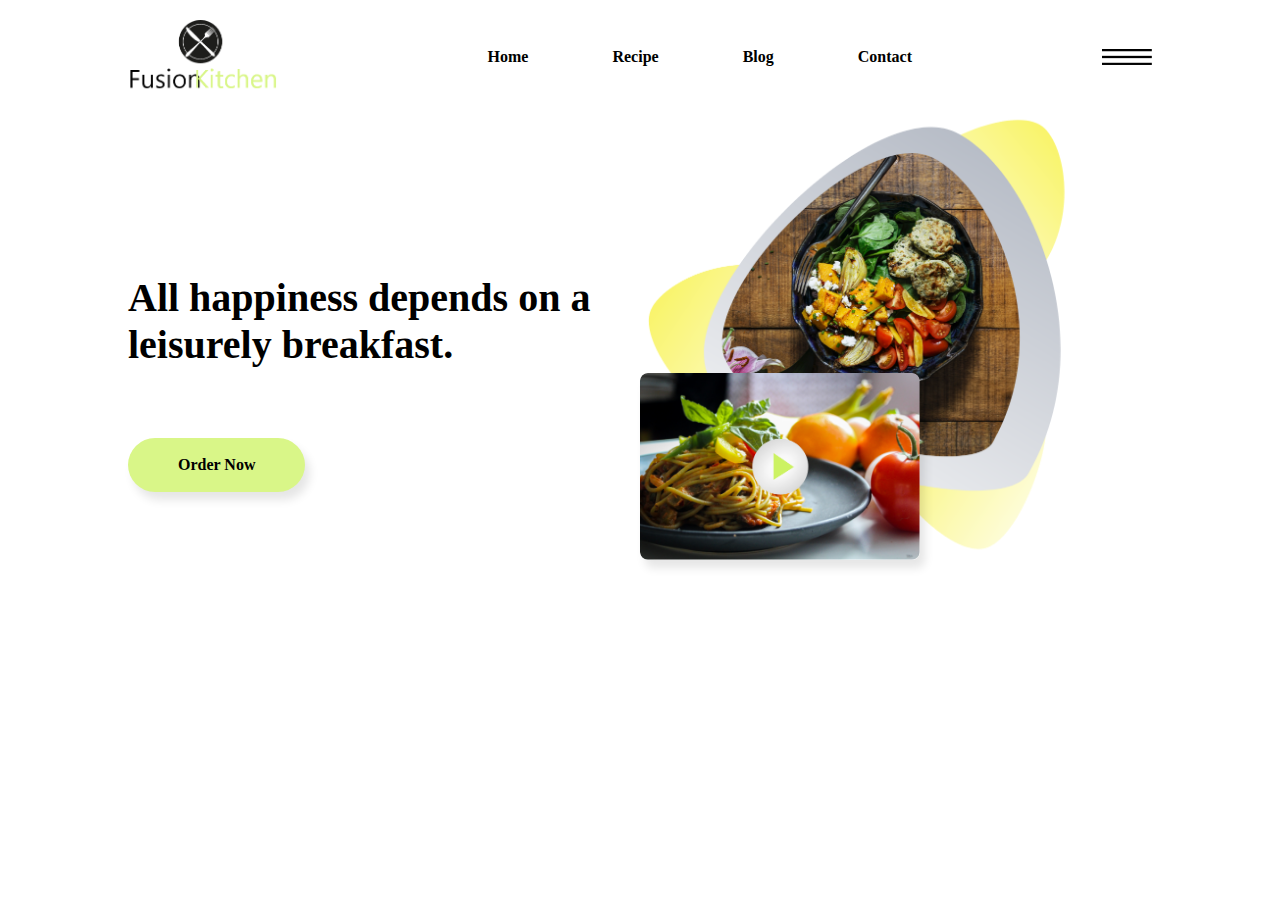
<file: food_fusion/index.html>
<!DOCTYPE html>
<html lang="en">

<head>
    <meta charset="UTF-8">
    <meta name="viewport" content="width=device-width, initial-scale=1.0">
    <link rel="stylesheet" href="style.css">
    <title>Food Fusion</title>
</head>

<body>
    <div class="hero">
        <nav>
            <img src="logo.png" class="logo">
            <ul>
                <li><a href="#">Home</a></li>
                <li><a href="#">Recipe</a></li>
                <li><a href="#">Blog</a></li>
                <li><a href="#">Contact</a></li>
            </ul>
            <img src="menu.png" class="menu">
        </nav>
        <div class="row">
            <div class="col">
                <h1>All happiness depends on a<br>leisurely breakfast.</h1>
                <a href="#">Order Now</a>
            </div>
            <div class="col">
                <img src="pic1.png" class="feature">
                <img src="pic2.png" class="thumbnail">
            </div>

        </div>
    </div>

</body>

</html>
</file>
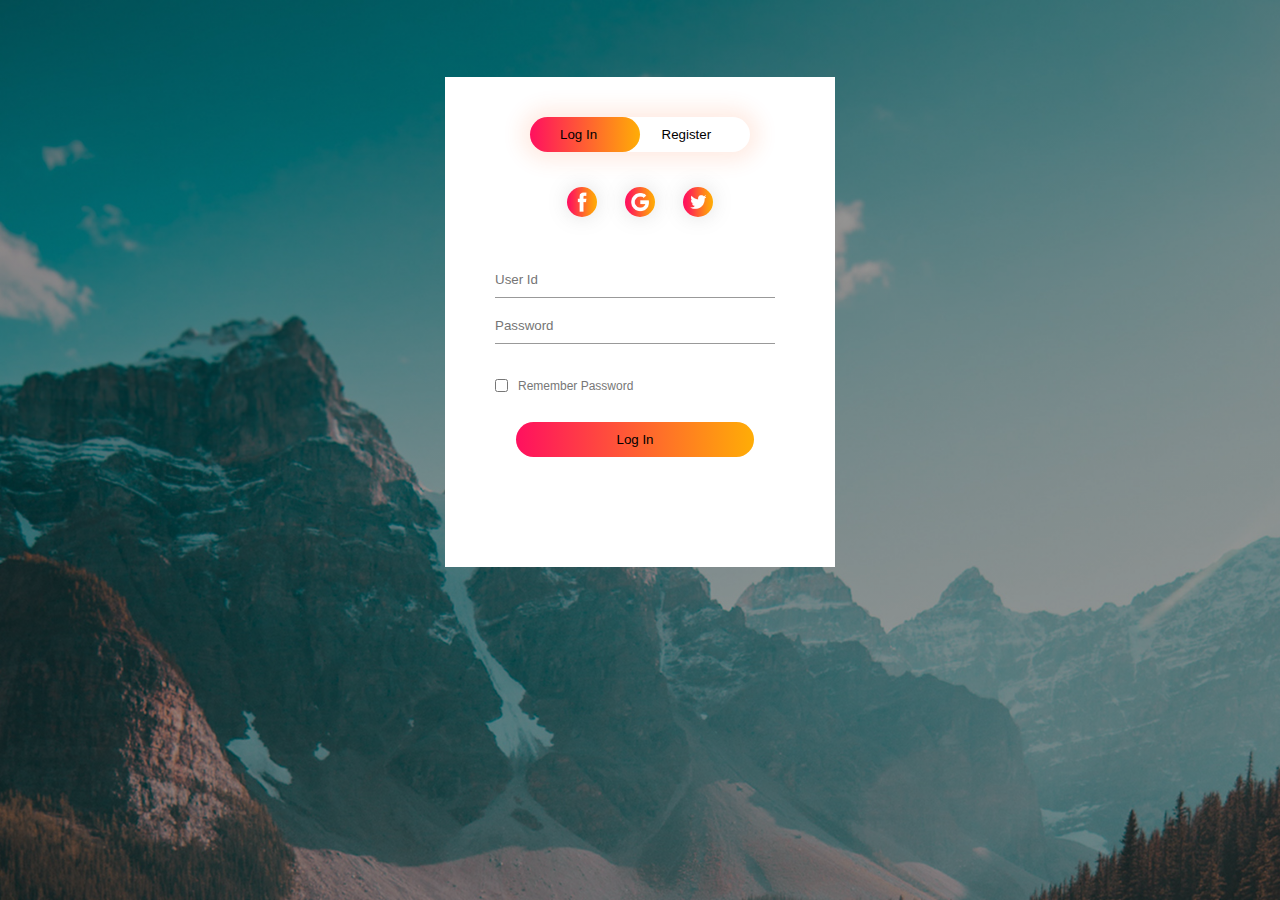
<file: Login_registration_page/index.html>
<!DOCTYPE html>
<html lang="en">

<head>
    <meta charset="UTF-8">
    <meta name="viewport" content="width=device-width, initial-scale=1.0">
    <link rel="stylesheet" href="style.css">
    <title>Login Page</title>
</head>

<body>

    <div class="hero">
        <div class="form-box">
            <div class="button-box">
                <div id="btn"></div>
                <button type="button" class="toggle-btn" onclick="login()">Log In</button>
                <button type="button" class="toggle-btn" onclick="register()">Register</button>
            </div>
            <div class="social-icon">
                <img src="fb.png">
                <img src="gp.png">
                <img src="tw.png">
            </div>
            <form id="login" class="input-grp">
                <input type="text" class="input-field" placeholder="User Id" required>
                <input type="password" class="input-field" placeholder="Password" required>
                <input type="checkbox" class="check-box"><span>Remember Password</span>
                <button type="submit" class="submit-btn">Log In</button>
            </form>
            <form id="register" class="input-grp">
                <input type="text" class="input-field" placeholder="User Id" required>
                <input type="email" class="input-field" placeholder="Email Id" required>
                <input type="password" class="input-field" placeholder="Password" required>
                <input type="checkbox" class="check-box"><span>I agree to the terms and conditions</span>
                <button type="submit" class="submit-btn">Register</button>
            </form>
        </div>
    </div>
    <script>
        var x = document.getElementById("login");
        var y = document.getElementById("register");
        var z = document.getElementById("btn");

        function register() {
            x.style.left = "-400px";
            y.style.left = "50px";
            z.style.left = "110px";
        }

        function login() {
            x.style.left = "50px";
            y.style.left = "450px";
            z.style.left = "0";
        }
    </script>

</body>

</html>
</file>
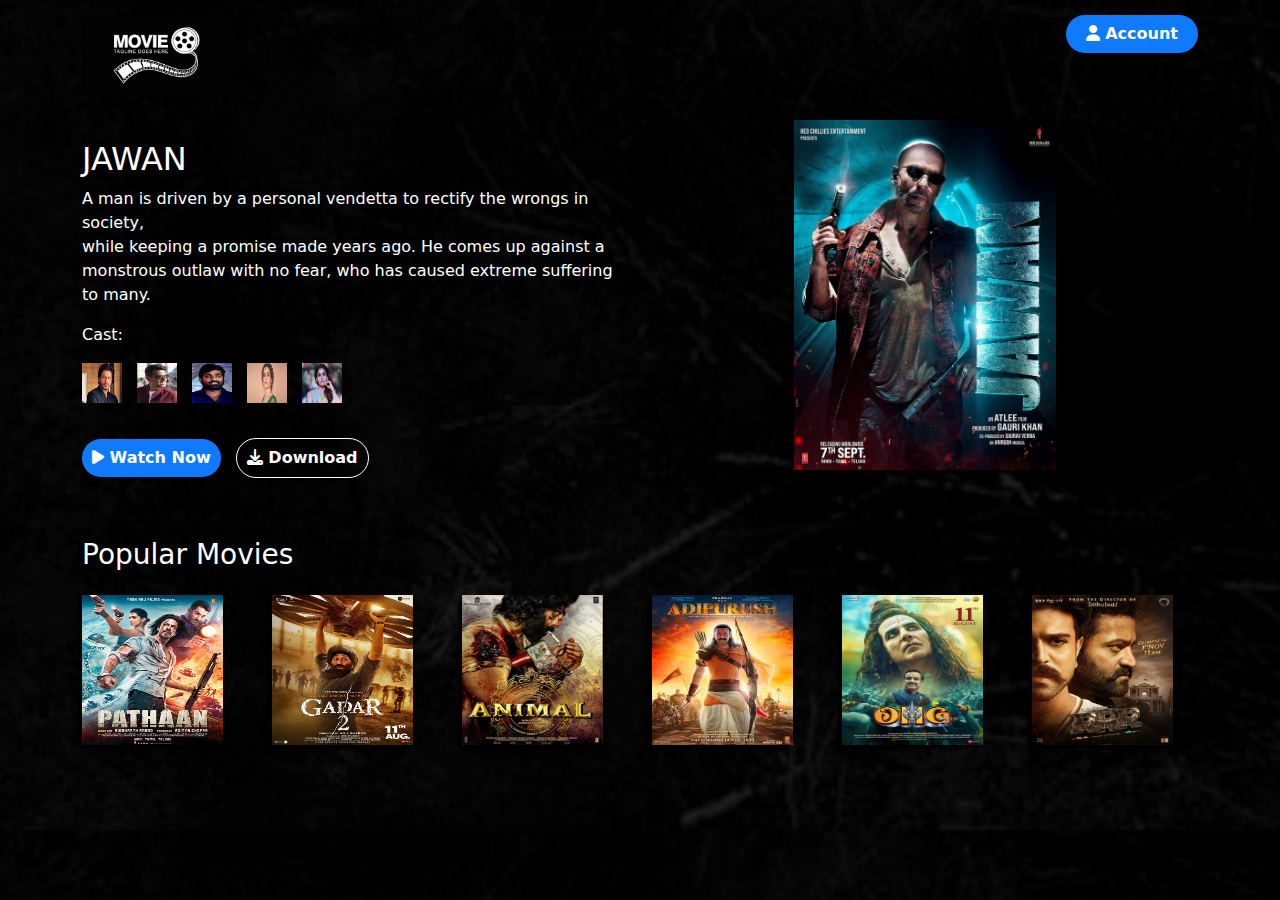
<file: Movie/index.html>
<!DOCTYPE html>
<html lang="en">

<head>
    <meta charset="UTF-8">
    <meta name="viewport" content="width=device-width, initial-scale=1.0">
    <link rel="stylesheet" href="style.css">
    <link rel="stylesheet" href="https://cdnjs.cloudflare.com/ajax/libs/font-awesome/6.4.2/css/all.min.css">
    <link rel="stylesheet" href="https://cdn.jsdelivr.net/npm/bootstrap@5.2.3/dist/css/bootstrap.min.css">
    <title>Movie Website</title>
</head>

<body>

    <div class="container header">
        <img src="images/logo.png" class="logo">
        <a href="#" class="header-btn"><i class="fa-solid fa-user"></i> Account</a>
    </div>
    <div class="container movie-details">
        <div class="row">
            <div class="col-md-6 left-box">
                <h2>JAWAN</h2>
                <p>A man is driven by a personal vendetta to rectify the wrongs in society,<br>while keeping a promise made years ago. He comes up against a monstrous outlaw with no fear, who has caused extreme suffering to many.</p>
                <p>Cast: </p>
                <div class="casting">
                    <img src="images/img-1.jpg" title="Shah Rukh Khan">
                    <img src="images/img-2.jpg" title="Atlee Kumar">
                    <img src="images/img-3.jpg" title="Vijay Sethupathi">
                    <img src="images/img-4.jpg" title="Sanya Malhotra">
                    <img src="images/img-5.jpeg" title="Nayanthara">
                </div>
                <a href="#"><i class="fa-solid fa-play"></i> Watch Now</a>
                <a href="#" class="download-btn"><i class="fa-solid fa-download"></i> Download</a>
            </div>
            <div class="col-md-6 text-center">
                <img src="images/jawan.jpg" class="jawan">
            </div>
        </div>
    </div>
    <div class="container series">
        <h3>Popular Movies</h3>
        <div class="row img-size">
            <div class="col-md-4">
                <div class="row">
                    <div class="col-6"><img src="images/pathan.jpg"></div>
                    <div class="col-6"><img src="images/gadar.jpg" alt=""></div>
                </div>
            </div>
            <div class="col-md-4">
                <div class="row">
                    <div class="col-6"><img src="images/animal.jpg"></div>
                    <div class="col-6"><img src="images/adipurush.jpg" alt=""></div>
                </div>
            </div>
            <div class="col-md-4">
                <div class="row">
                    <div class="col-6"><img src="images/omg.jpg"></div>
                    <div class="col-6"><img src="images/rrr.jpg" alt=""></div>
                </div>
            </div>
        </div>
    </div>
</body>

</html>
</file>
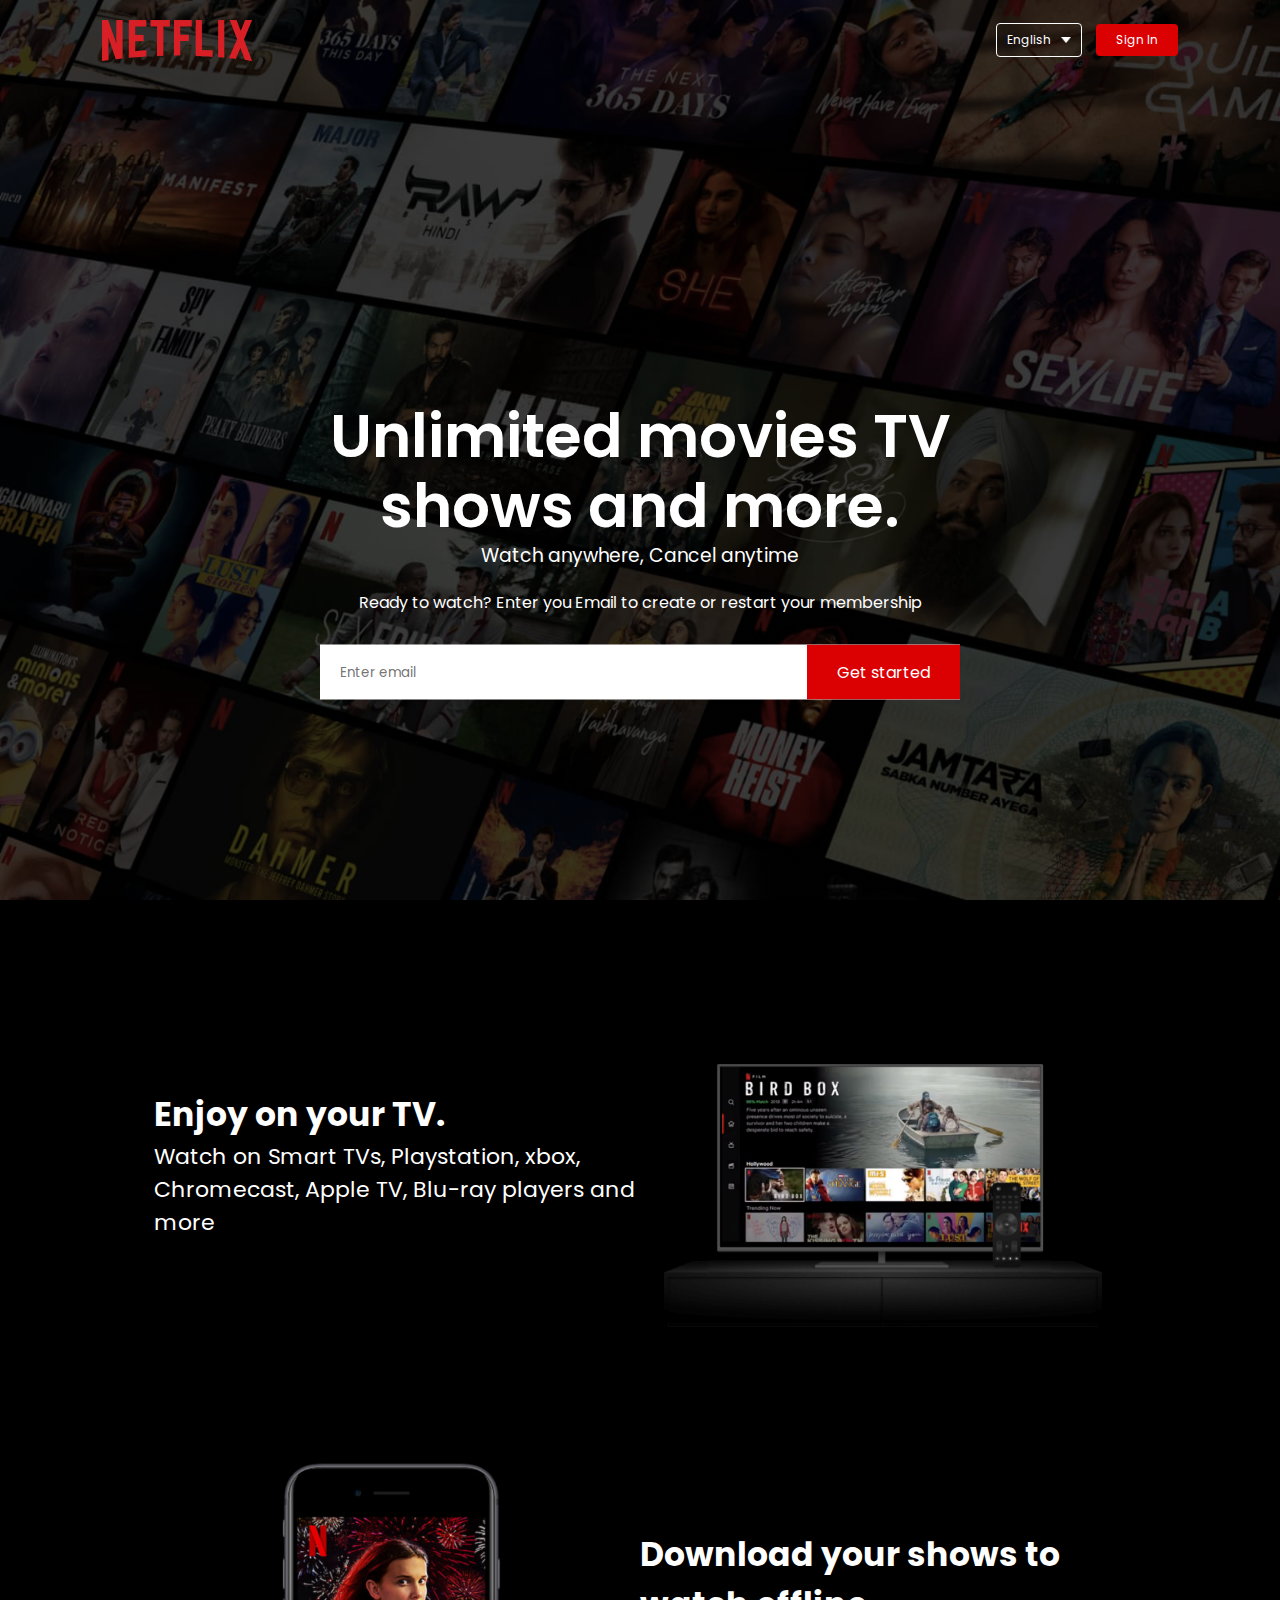
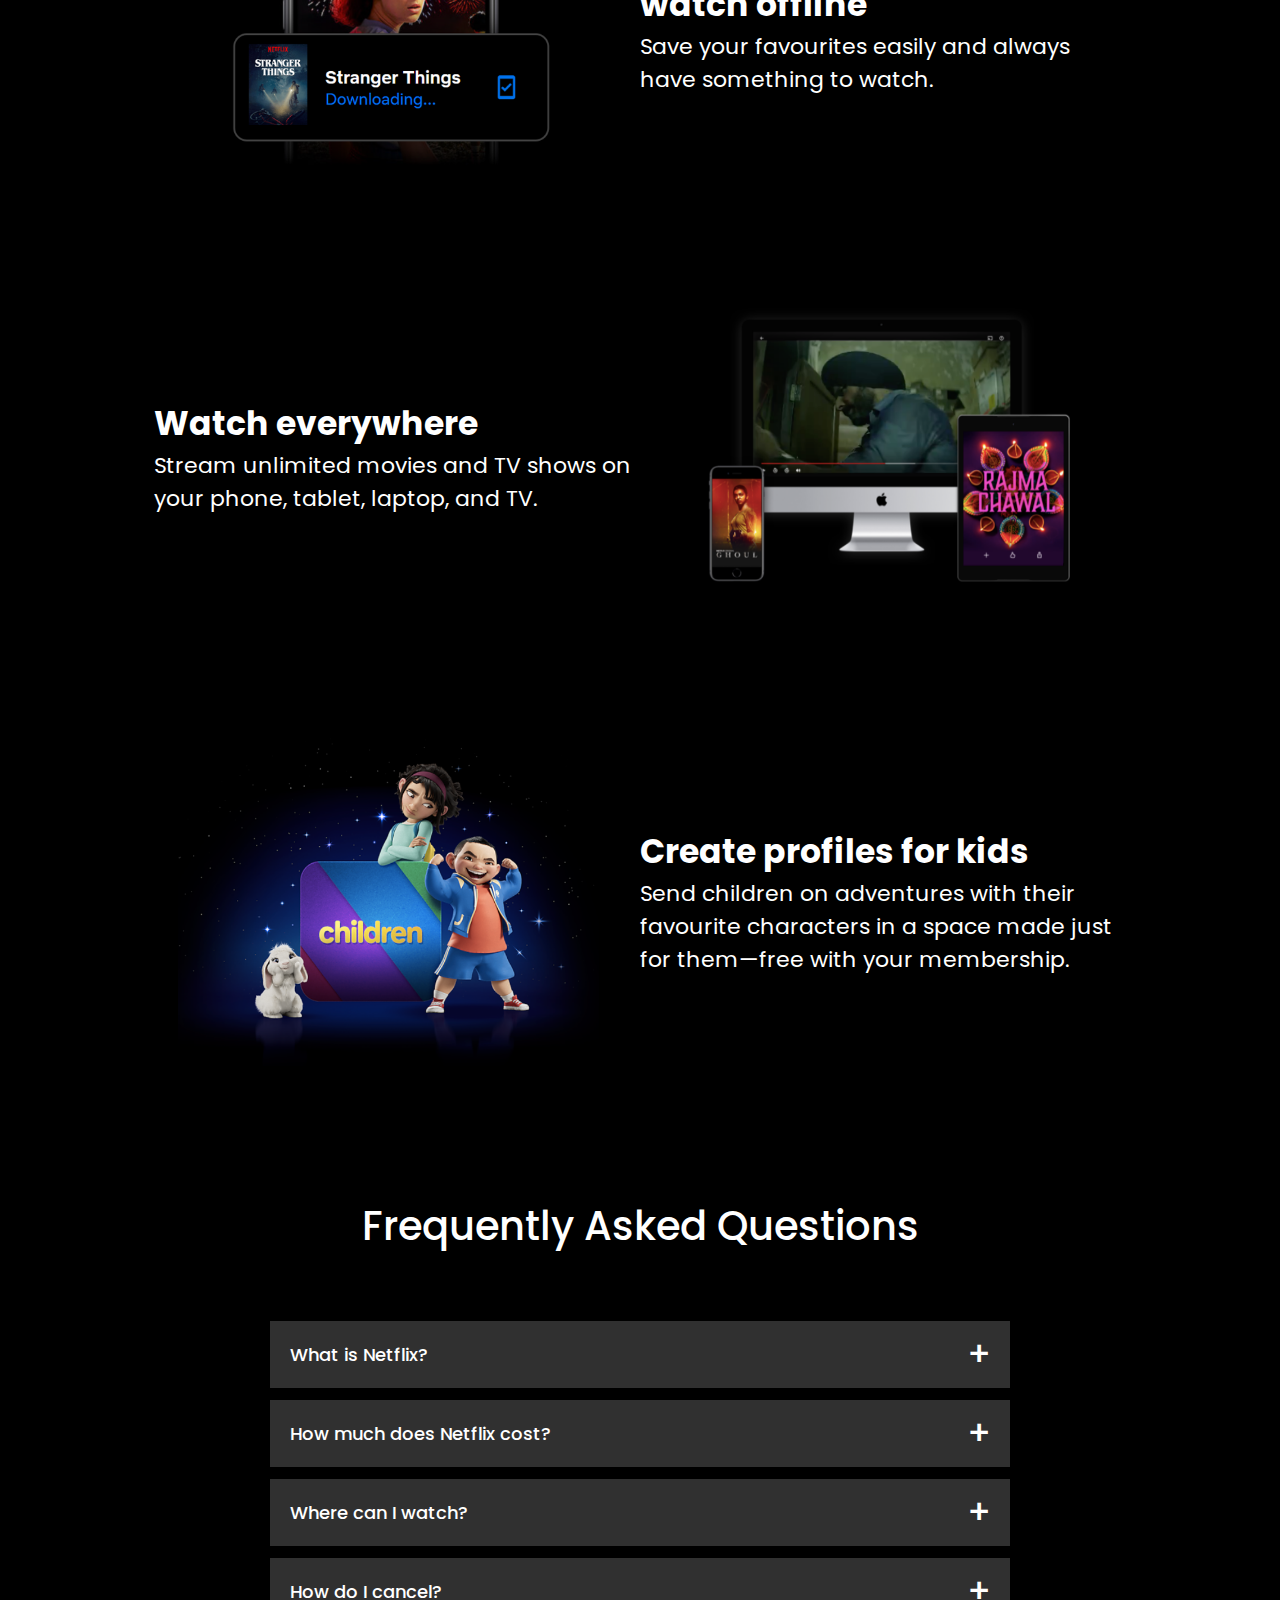
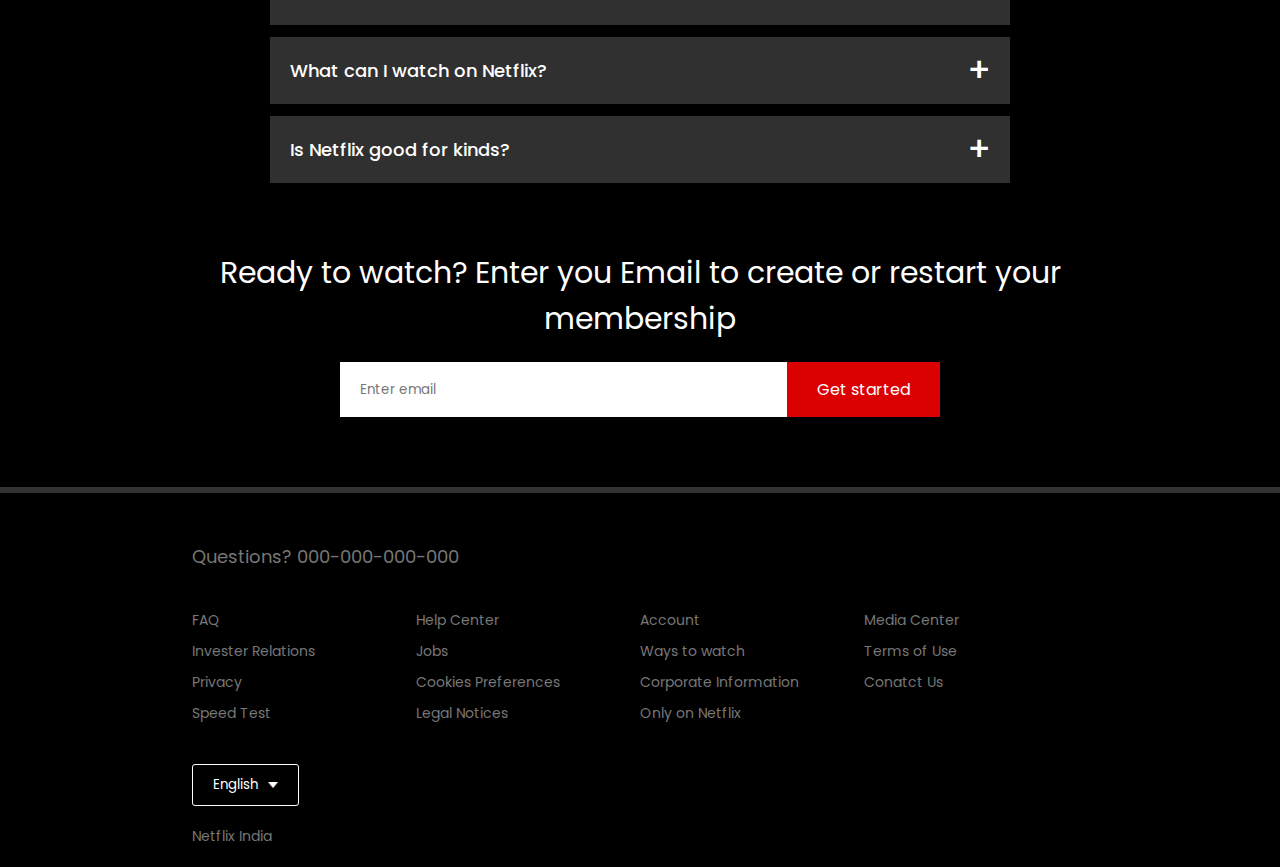
<file: NetflixClone/index.html>
<!DOCTYPE html>
<html lang="en">

<head>
    <meta charset="UTF-8">
    <meta name="viewport" content="width=device-width, initial-scale=1.0">
    <link href="https://fonts.googleapis.com/css2?family=Poppins:wght@400;500;600;700;900&display=swap" rel="stylesheet">
    <link rel="stylesheet" href="style.css">
    <title>Netflix Website Clone</title>
</head>

<body>
    <div class="header">
        <nav>
            <img src="images/logo.png" alt="logo" class="logo">
            <div>
                <button class="language-btn">English <img src="images/down-icon.png" alt=""></button>
                <button>Sign In</button>
            </div>
        </nav>
        <div class="header-content">
            <h1>Unlimited movies TV shows and more.</h1>
            <h3>Watch anywhere, Cancel anytime</h3>
            <p>Ready to watch? Enter you Email to create or restart your membership</p>
            <form class="email-signup">
                <input type="email" name="email" placeholder="Enter email" required>
                <button type="submit">Get started</button>
            </form>
        </div>
    </div>

    <div class="features">
        <div class="row">
            <div class="text-col">
                <h2>Enjoy on your TV.</h2>
                <p>Watch on Smart TVs, Playstation, xbox, Chromecast, Apple TV, Blu-ray players and more</p>
            </div>
            <div class="img-col">
                <img src="images/feature-1.png">
            </div>
        </div>
        <div class="row">
            <div class="img-col">
                <img src="images/feature-2.png">
            </div>
            <div class="text-col">
                <h2>Download your shows to watch offline</h2>
                <p>Save your favourites easily and always have something to watch.</p>
            </div>
        </div>
        <div class="row">
            <div class="text-col">
                <h2>Watch everywhere</h2>
                <p>Stream unlimited movies and TV shows on your phone, tablet, laptop, and TV.</p>
            </div>
            <div class="img-col">
                <img src="images/feature-3.png">
            </div>
        </div>
        <div class="row">
            <div class="img-col">
                <img src="images/feature-4.png">
            </div>
            <div class="text-col">
                <h2>Create profiles for kids</h2>
                <p>Send children on adventures with their favourite characters in a space made just for them—free with your membership.</p>
            </div>
        </div>
    </div>

    <div class="faq">
        <h2>Frequently Asked Questions</h2>
        <ul class="accordion">
            <li>
                <input type="radio" name="accordion" id="first">
                <label for="first">What is Netflix?</label>
                <div class="content">
                    <p>Netflix is a streaming service that offers a wide variety of award-winning TV shows, movies, anime, documentaries and more on thousands of internet-connected devices. You can watch as much as you want, whenever you want, without a
                        single ad all for one low monthly price. There's always something new to discover, and new TV shows and movies are added every week!</p>
                </div>
            </li>
            <li>
                <input type="radio" name="accordion" id="second">
                <label for="second">How much does Netflix cost?</label>
                <div class="content">
                    <p>Watch Netflix on your smartphone, tablet, Smart TV, laptop, or streaming device, all for one fixed monthly fee. Plans range from ₹ 149 to ₹ 649 a month. No extra costs, no contracts.</p>
                </div>
            </li>
            <li>
                <input type="radio" name="accordion" id="third">
                <label for="third">Where can I watch?</label>
                <div class="content">
                    <p>Watch anywhere, anytime. Sign in with your Netflix account to watch instantly on the web at netflix.com from your personal computer or on any internet-connected device that offers the Netflix app, including smart TVs, smartphones,
                        tablets, streaming media players and game consoles. <br> You can also download your favourite shows with the iOS, Android, or Windows 10 app. Use downloads to watch while you're on the go and without an internet connection. Take
                        Netflix with you anywhere.</p>
                </div>
            </li>
            <li>
                <input type="radio" name="accordion" id="fourth">
                <label for="fourth">How do I cancel?</label>
                <div class="content">
                    <p>Netflix is flexible. There are no annoying contracts and no commitments. You can easily cancel your account online in two clicks. There are no cancellation fees start or stop your account anytime.</p>
                </div>
            </li>
            <li>
                <input type="radio" name="accordion" id="five">
                <label for="five">What can I watch on Netflix?</label>
                <div class="content">
                    <p>Netflix has an extensive library of feature films, documentaries, TV shows, anime, award-winning Netflix originals, and more. Watch as much as you want, anytime you want.</p>
                </div>
            </li>
            <li>
                <input type="radio" name="accordion" id="six">
                <label for="six">Is Netflix good for kinds?</label>
                <div class="content">
                    <p>The Netflix Kids experience is included in your membership to give parents control while kids enjoy family-friendly TV shows and films in their own space. <br>Kids profiles come with PIN-protected parental controls that let you restrict
                        the maturity rating of content kids can watch and block specific titles you don't want kids to see.</p>
                </div>
            </li>

        </ul>
        <small>Ready to watch? Enter you Email to create or restart your membership</small>
        <form class="email-signup">
            <input type="email" name="email" placeholder="Enter email" required>
            <button type="submit">Get started</button>
        </form>
    </div>
    <div class="footer">
        <h2>Questions? 000-000-000-000</h2>
        <div class="row">
            <div class="col">
                <a href="#">FAQ</a>
                <a href="#">Invester Relations</a>
                <a href="#">Privacy</a>
                <a href="#">Speed Test</a>
            </div>
            <div class="col">
                <a href="#">Help Center</a>
                <a href="#">Jobs</a>
                <a href="#">Cookies Preferences</a>
                <a href="#">Legal Notices</a>
            </div>
            <div class="col">
                <a href="#">Account</a>
                <a href="#">Ways to watch</a>
                <a href="#">Corporate Information</a>
                <a href="#">Only on Netflix</a>
            </div>
            <div class="col">
                <a href="#">Media Center</a>
                <a href="#">Terms of Use</a>
                <a href="#">Conatct Us</a>
            </div>
        </div>
        <button class="language-btn">English <img src="images/down-icon.png" alt=""></button>
        <p class="copyright-text">Netflix India</p>
    </div>
</body>

</html>
</file>
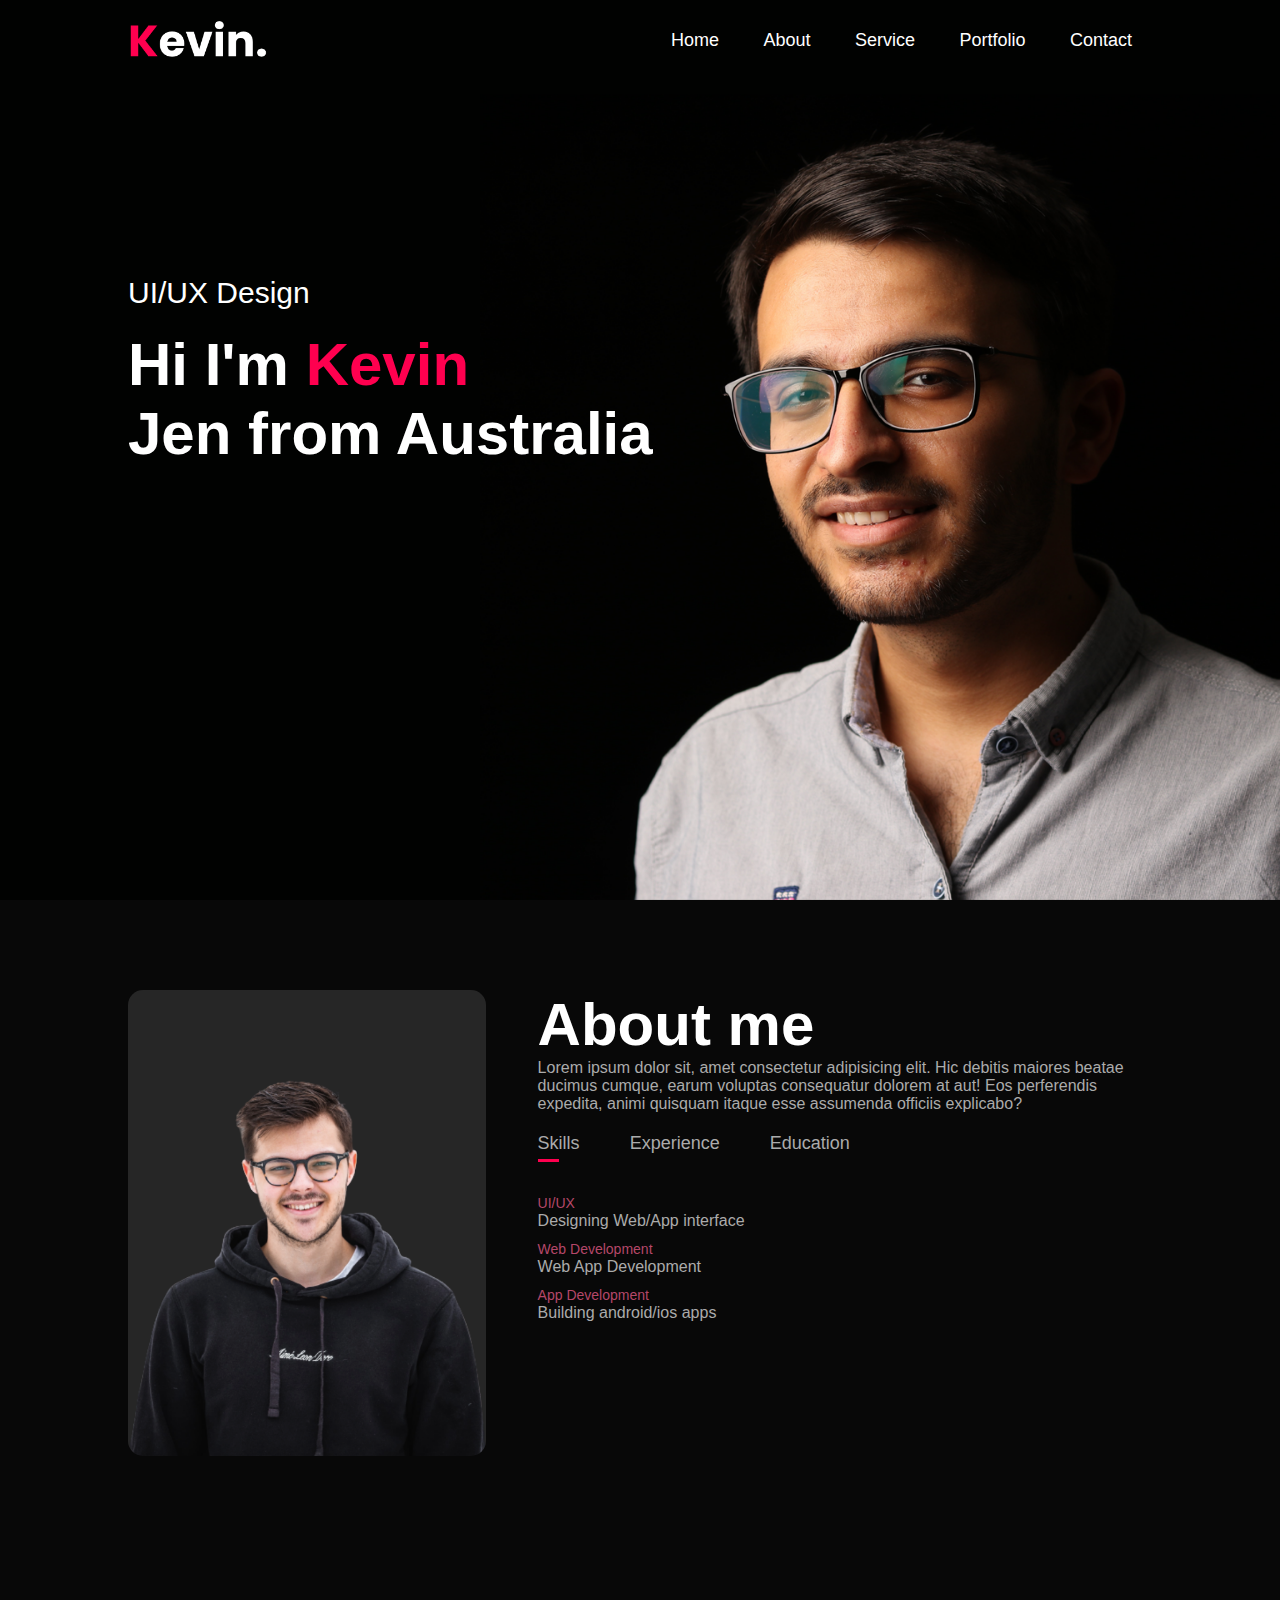
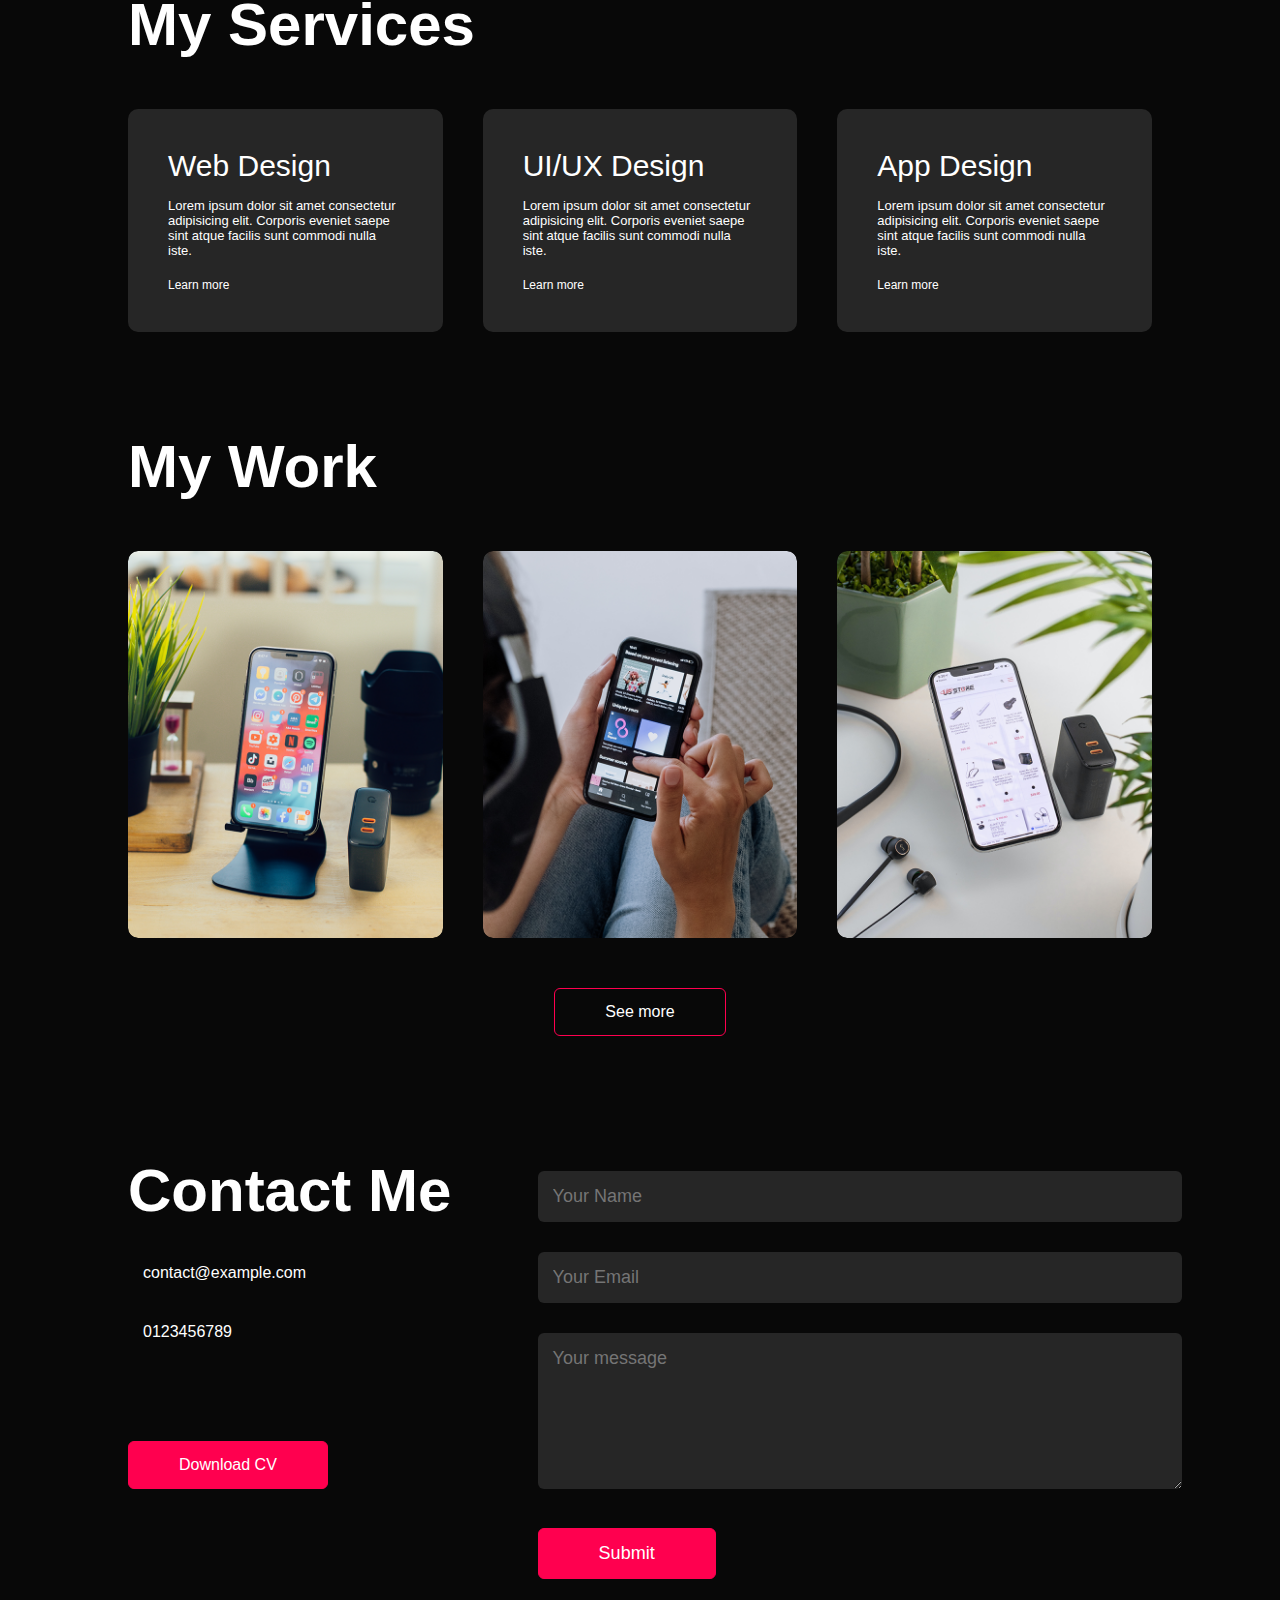
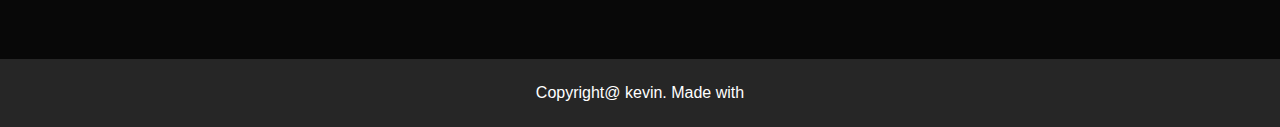
<file: portfolio/index.html>
<!DOCTYPE html>
<html lang="en">

<head>
    <meta charset="UTF-8">
    <meta name="viewport" content="width=device-width, initial-scale=1.0">
    <link rel="stylesheet" href="style.css">
    <link rel="stylesheet" href="https://cdnjs.cloudflare.com/ajax/libs/font-awesome/6.4.2/css/all.min.css" integrity="sha512-z3gLpd7yknf1YoNbCzqRKc4qyor8gaKU1qmn+CShxbuBusANI9QpRohGBreCFkKxLhei6S9CQXFEbbKuqLg0DA==" crossorigin="anonymous" referrerpolicy="no-referrer"
    />
    <title>Portfolio</title>
</head>

<body>
    <div id="header">
        <div class="container">
            <nav>
                <img src="images/logo.png" class="logo">
                <ul id="sidebar">
                    <li><a href="#header">Home</a></li>
                    <li><a href="#about">About</a></li>
                    <li><a href="#services">Service</a></li>
                    <li><a href="#portfolio">Portfolio</a></li>
                    <li><a href="#contact">Contact</a></li>
                    <i class="fa-regular fa-circle-xmark" onclick="closemenu()"></i>
                </ul>
                <i class="fa-solid fa-bars" onclick="openmenu()"></i>
            </nav>
            <div class="header-text">
                <p>UI/UX Design</p>
                <h1>Hi I'm <span>Kevin</span> <br>Jen from Australia</h1>
            </div>
        </div>
    </div>

    <!-- --------------about---------------- -->

    <div id="about">

        <div class="container">
            <div class="row">
                <div class="about-col-1">
                    <img src="images/user.png">
                </div>
                <div class="about-col-2">
                    <h1 class="sub-title">About me</h1>
                    <p>Lorem ipsum dolor sit, amet consectetur adipisicing elit. Hic debitis maiores beatae ducimus cumque, earum voluptas consequatur dolorem at aut! Eos perferendis expedita, animi quisquam itaque esse assumenda officiis explicabo?</p>

                    <div class="tab-titles">
                        <p class="tab-links active-link" onclick="opentab('skills')">Skills</p>
                        <p class="tab-links" onclick="opentab('experience')">Experience</p>
                        <p class="tab-links" onclick="opentab('education')">Education</p>
                    </div>
                    <div class="tab-contents active-tab" id="skills">
                        <ul>
                            <li><span>UI/UX</span><br>Designing Web/App interface</li>
                            <li><span>Web Development</span><br>Web App Development</li>
                            <li><span>App Development</span><br>Building android/ios apps</li>
                        </ul>
                    </div>
                    <div class="tab-contents" id="experience">
                        <ul>
                            <li><span>2021 - current</span><br>UI/UX Design Training at ET Institude</li>
                            <li><span>2019 - 2021</span><br>Team lead at StarApp LLC.</li>
                            <li><span>2017 - 2019</span><br>UI/UX Design Executive at coin Digital Ltd.</li>
                            <li><span>2016 - 2017</span><br>Internship at ekart eCommerce.</li>
                        </ul>
                    </div>
                    <div class="tab-contents" id="education">
                        <ul>
                            <li><span>2016</span><br>UI/UX Design Training at ET Institude</li>
                            <li><span>2016</span><br>MBA from MIT Banglore.</li>
                            <li><span>2014</span><br>BBA from ISM Banglore.</li>
                        </ul>
                    </div>
                </div>
            </div>
        </div>

    </div>

    <!-- ---------------Services-------------- -->

    <div id="services">
        <div class="container">
            <h1 class="sub-title">My Services</h1>
            <div class="services-list">
                <div>
                    <i class="fa-solid fa-code"></i>
                    <h2>Web Design</h2>
                    <p>Lorem ipsum dolor sit amet consectetur adipisicing elit. Corporis eveniet saepe sint atque facilis sunt commodi nulla iste.</p>
                    <a href="#">Learn more</a>
                </div>
                <div>
                    <i class="fa-solid fa-crop-simple"></i>
                    <h2>UI/UX Design</h2>
                    <p>Lorem ipsum dolor sit amet consectetur adipisicing elit. Corporis eveniet saepe sint atque facilis sunt commodi nulla iste.</p>
                    <a href="#">Learn more</a>
                </div>
                <div>
                    <i class="fa-brands fa-app-store-ios"></i>
                    <h2>App Design</h2>
                    <p>Lorem ipsum dolor sit amet consectetur adipisicing elit. Corporis eveniet saepe sint atque facilis sunt commodi nulla iste.</p>
                    <a href="#">Learn more</a>
                </div>

            </div>

        </div>
    </div>

    <!-- ----------------Portfolio------------------ -->

    <div id="portfolio">
        <div class="container">
            <h1 class="sub-title">My Work</h1>
            <div class="work-list">
                <div class="work">
                    <img src="images/work-1.png">
                    <div class="layer">
                        <h3>Social Media App</h3>
                        <p>The app connects you to the <br>talented people around the world. <br>Download it from Playstore.</p>
                        <a href="#"><i class="fa-solid fa-arrow-up-right-from-square"></i></a>
                    </div>
                </div>
                <div class="work">
                    <img src="images/work-2.png">
                    <div class="layer">
                        <h3>Music App</h3>
                        <p>The app connects you to the <br>talented people around the world. <br> Download it from Playstore.</p>
                        <a href="#"><i class="fa-solid fa-arrow-up-right-from-square"></i></a>
                    </div>
                </div>
                <div class="work">
                    <img src="images/work-3.png">
                    <div class="layer">
                        <h3>Online Shopping App</h3>
                        <p>The app connects you to the <br>talented people around the world. <br>Download it from Playstore.</p>
                        <a href="#"><i class="fa-solid fa-arrow-up-right-from-square"></i></a>
                    </div>
                </div>
            </div>
            <a href="#" class="btn">See more</a>
        </div>
    </div>

    <!-- ----------------Contact---------------- -->
    <div id="contact">
        <div class="container">
            <div class="row">
                <div class="contact-left">
                    <h1 class="sub-title">Contact Me</h1>
                    <p><i class="fa-solid fa-paper-plane"></i>contact@example.com</p>
                    <p><i class="fa-solid fa-square-phone"></i>0123456789</p>
                    <div class="social-icons">
                        <a href="https://www.facebook.com/"><i class="fa-brands fa-facebook"></i></a>
                        <a href="https://www.twitter.com/"><i class="fa-brands fa-square-twitter"></i></a>
                        <a href="https://www.instagram.com/"><i class="fa-brands fa-instagram"></i></a>
                        <a href="https://www.linkedin.com/"><i class="fa-brands fa-linkedin"></i></a>
                    </div>
                    <a href="images/my-cv.pdf" download class="btn btn2">Download CV</a>
                </div>
                <div class="contact-right">
                    <form action="#">
                        <input type="text" name="Name" placeholder="Your Name" required>
                        <input type="email" name="email" placeholder="Your Email" required>
                        <textarea name="Message" rows="6" placeholder="Your message"></textarea>
                        <button type="submit" class="btn btn2">Submit</button>
                    </form>
                </div>

            </div>
        </div>

        <div class="copyright">
            <p>Copyright@ kevin. Made with <i class="fa-solid fa-heart"></i></p>
        </div>
    </div>


    <script src="script.js"></script>
</body>

</html>
</file>
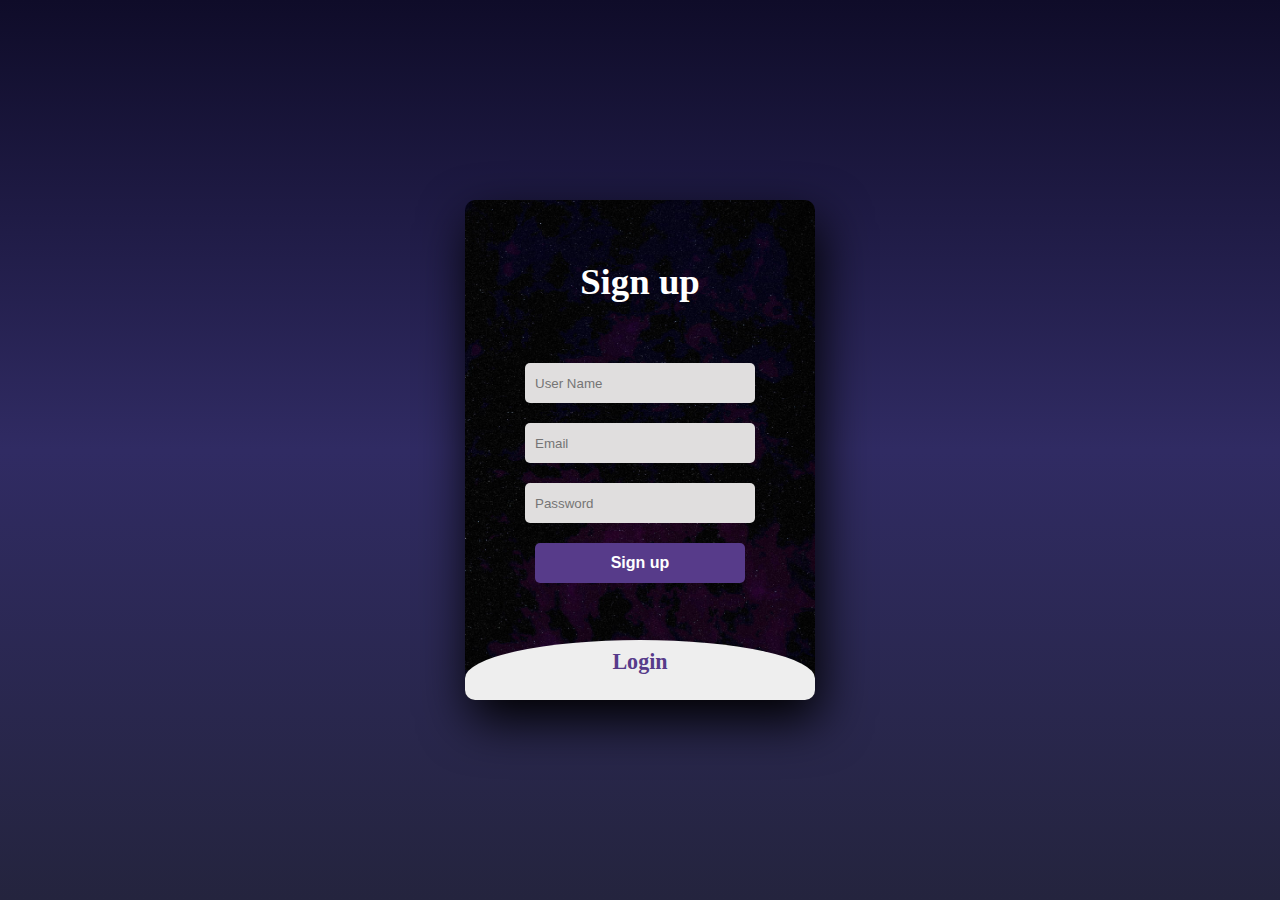
<file: signup-signin/index.html>
<!DOCTYPE html>
<html lang="en">

<head>
    <meta charset="UTF-8">
    <meta name="viewport" content="width=device-width, initial-scale=1.0">
    <link rel="stylesheet" href="style.css">
    <title>Login Page</title>
</head>

<body>
    <div class="main">
        <input type="checkbox" id="chk" aria-hidden="true">
        <div class="signup">
            <form>
                <label for="chk" aria-hidden="true">Sign up</label>
                <input type="text" name="txt" placeholder="User Name" required>
                <input type="email" name="email" placeholder="Email" required>
                <input type="password" name="password" placeholder="Password" required>
                <button type="submit">Sign up</button>
            </form>
        </div>
        <div class="login">
            <form action="">
                <label for="chk" aria-hidden="true">Login</label>
                <input type="email" name="email" placeholder="Email" required>
                <input type="password" name="password" placeholder="Pasword" required>
                <button type="submit">Login</button>
            </form>
        </div>
    </div>
</body>

</html>
</file>
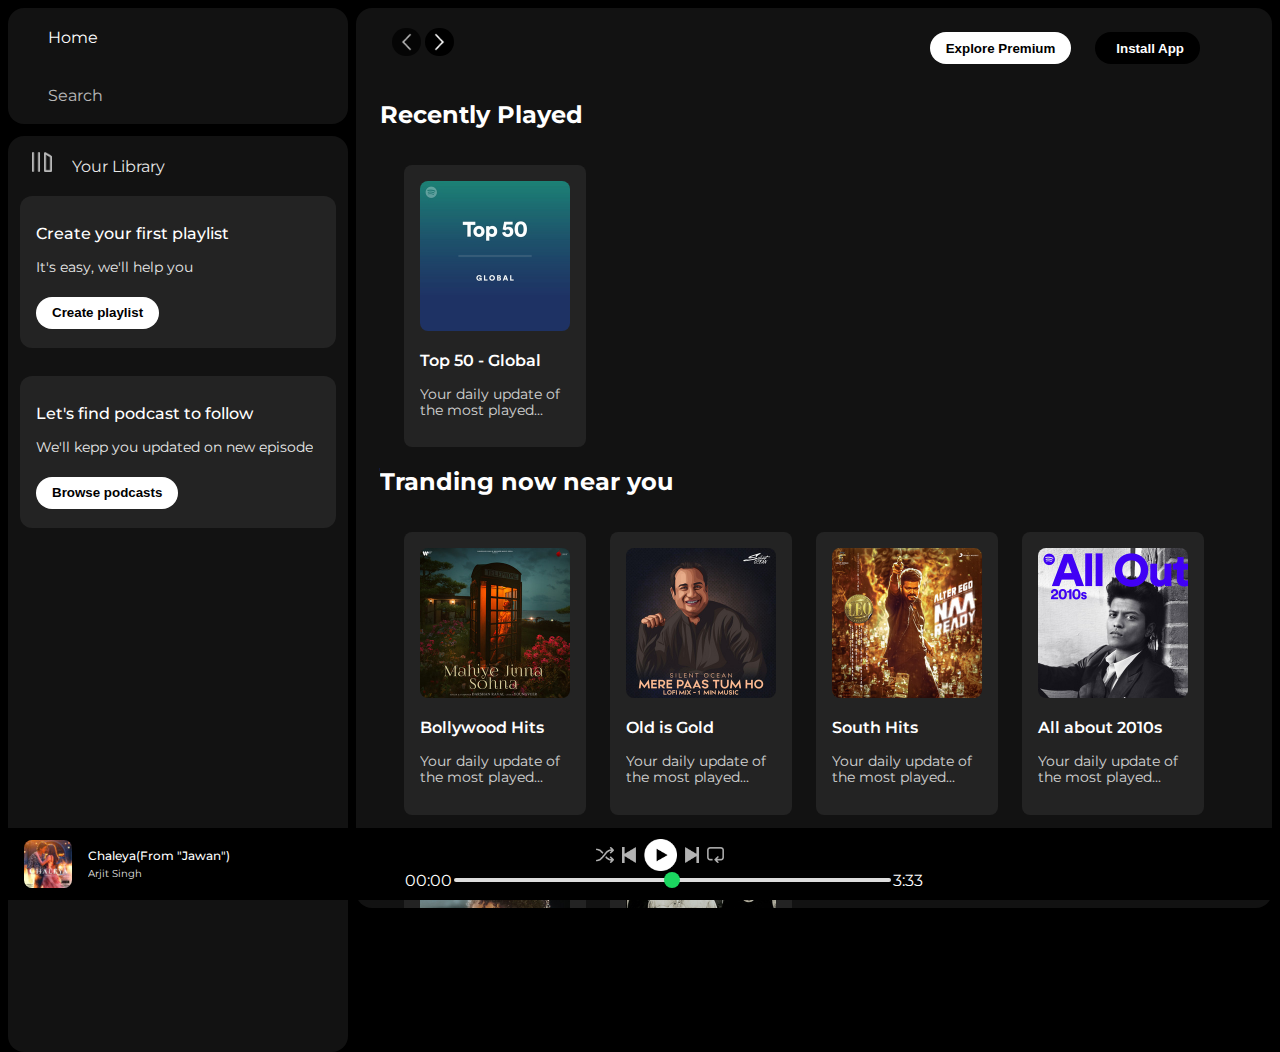
<file: Spotify-Clone/index.html>
<!DOCTYPE html>
<html lang="en">

<head>
    <meta charset="UTF-8">
    <meta name="viewport" content="width=device-width, initial-scale=1.0">
    <link rel="stylesheet" href="https://cdnjs.cloudflare.com/ajax/libs/font-awesome/6.4.2/css/all.min.css" integrity="sha512-z3gLpd7yknf1YoNbCzqRKc4qyor8gaKU1qmn+CShxbuBusANI9QpRohGBreCFkKxLhei6S9CQXFEbbKuqLg0DA==" crossorigin="anonymous" referrerpolicy="no-referrer"
    />
    <link rel="preconnect" href="https://fonts.googleapis.com">
    <link rel="preconnect" href="https://fonts.gstatic.com" crossorigin>
    <link href="https://fonts.googleapis.com/css2?family=Montserrat:wght@300;400;500;600;700&family=Poppins&family=Young+Serif&display=swap" rel="stylesheet">
    <link rel="icon" href="./images/logo.png">
    <link rel="stylesheet" href="style.css">
    <title>Spotify - web player: Music for everyone</title>
</head>

<body>
    <div class="main">
        <div class="sidebar">
            <div class="nav">
                <div class="nav-option" style="opacity: 1;">
                    <i class="fa-solid fa-house"></i>
                    <a href="#">Home</a>
                </div>
                <div class="nav-option">
                    <i class="fa-solid fa-magnifying-glass"></i>
                    <a href="#">Search</a>
                </div>
            </div>
            <div class="library">

                <div class="options">
                    <div class="lib-option">
                        <img src="./images/library_icon.png" alt="">
                        <a href="#">Your Library</a>
                    </div>
                    <div class="icons">
                        <i class="fa-solid fa-plus"></i>
                        <i class="fa-solid fa-arrow-right"></i>
                    </div>

                </div>
                <div class="lib-box">
                    <div class="box">
                        <p class="box-p1">Create your first playlist</p>
                        <p class="box-p2">It's easy, we'll help you</p>
                        <button class="badge">Create playlist</button>
                    </div>
                    <div class="box">
                        <p class="box-p1">Let's find podcast to follow</p>
                        <p class="box-p2">We'll kepp you updated on new episode</p>
                        <button class="badge">Browse podcasts</button>
                    </div>
                </div>
            </div>
        </div>
        <div class="main-content">
            <div class="sticky-nav">
                <div class="sticky-nav-icons">
                    <img src="./images/backward_icon.png" style="opacity: 0.7;">
                    <img src="./images/forward_icon.png" class="hide">
                </div>
                <div class="sticky-nav-options">
                    <button class="badge nav-item hide">Explore Premium</button>
                    <button class="badge nav-item dark-badge"><i class="fa-regular fa-circle-down" style="margin-right: 5px;"></i>Install App</button>
                    <i class="fa-regular fa-user nav-item"></i>
                </div>
            </div>

            <h2>Recently Played</h2>
            <div class="card-container">
                <div class="card">
                    <img src="./images/card1img.jpeg" class="card-img">
                    <p class="card-title">Top 50 - Global</p>
                    <p class="card-info">Your daily update of the most played...</p>
                </div>
            </div>

            <h2>Tranding now near you</h2>
            <div class="card-container">
                <div class="card">
                    <img src="./images/card2img.jpeg" class="card-img">
                    <p class="card-title">Bollywood Hits</p>
                    <p class="card-info">Your daily update of the most played...</p>
                </div>
                <div class="card">
                    <img src="./images/card3img.jpeg" class="card-img">
                    <p class="card-title">Old is Gold</p>
                    <p class="card-info">Your daily update of the most played...</p>
                </div>
                <div class="card">
                    <img src="./images/card4img.jpeg" class="card-img">
                    <p class="card-title">South Hits</p>
                    <p class="card-info">Your daily update of the most played...</p>
                </div>
                <div class="card">
                    <img src="./images/2010hits.jpg" class="card-img">
                    <p class="card-title">All about 2010s</p>
                    <p class="card-info">Your daily update of the most played...</p>
                </div>
                <div class="card">
                    <img src="./images/80shits.jpg" class="card-img">
                    <p class="card-title">All out 80s</p>
                    <p class="card-info">Your daily update of the most played...</p>
                </div>
                <div class="card">
                    <img src="./images/rockClassics.jpg" class="card-img">
                    <p class="card-title">Rock Classics</p>
                    <p class="card-info">Your daily update of the most played...</p>
                </div>
            </div>

            <h2>Featured Charts</h2>
            <div class="card-container">
                <div class="card">
                    <img src="./images/card5img.jpeg" class="card-img">
                    <p class="card-title">Top Songs - Global</p>
                    <p class="card-info">Your daily update of the most played...</p>
                </div>
                <div class="card">
                    <img src="./images/card6img.jpeg" class="card-img">
                    <p class="card-title">Top Songs - India</p>
                    <p class="card-info">Your daily update of the most played...</p>
                </div>
                <div class="card">
                    <img src="./images/card1img.jpeg" class="card-img">
                    <p class="card-title">Top 50 - Global</p>
                    <p class="card-info">Your daily update of the most played...</p>
                </div>
                <div class="card">
                    <img src="./images/top50india.jpg" class="card-img">
                    <p class="card-title">Top 50 - India</p>
                    <p class="card-info">Your daily update of the most played...</p>
                </div>
            </div>

            <div class="footer">
                <div class="line"></div>
            </div>

        </div>
        <div class="music-player">
            <div class="album">
                <img src="./images/album-img.jpg">
                <div class="music-name">
                    <p class="song-title">Chaleya(From "Jawan")</p>
                    <p class="song-info">Arjit Singh</p>
                </div>
                <div class="song-icon">
                    <i class="fa-regular fa-heart"></i>
                    <i class="fa-regular fa-window-maximize"></i>
                </div>
            </div>

            <div class="player-main">
                <div class="player-controls">
                    <img src="./images/player_icon1.png" class="player-control-icon">
                    <img src="./images/player_icon2.png" class="player-control-icon">
                    <img src="./images/player_icon3.png" class="player-control-icon" style="opacity: 1; height: 2rem;">
                    <img src="./images/player_icon4.png" class="player-control-icon">
                    <img src="./images/player_icon5.png" class="player-control-icon">
                </div>
                <div class="player-bar">
                    <span class="start-time">00:00</span>
                    <input type="range" min="0" max="100" class="progress-bar" step="1">
                    <span class="total-time">3:33</span>
                </div>
            </div>

            <div class="player-icon">

            </div>

        </div>
    </div>

</body>

</html>
</file>
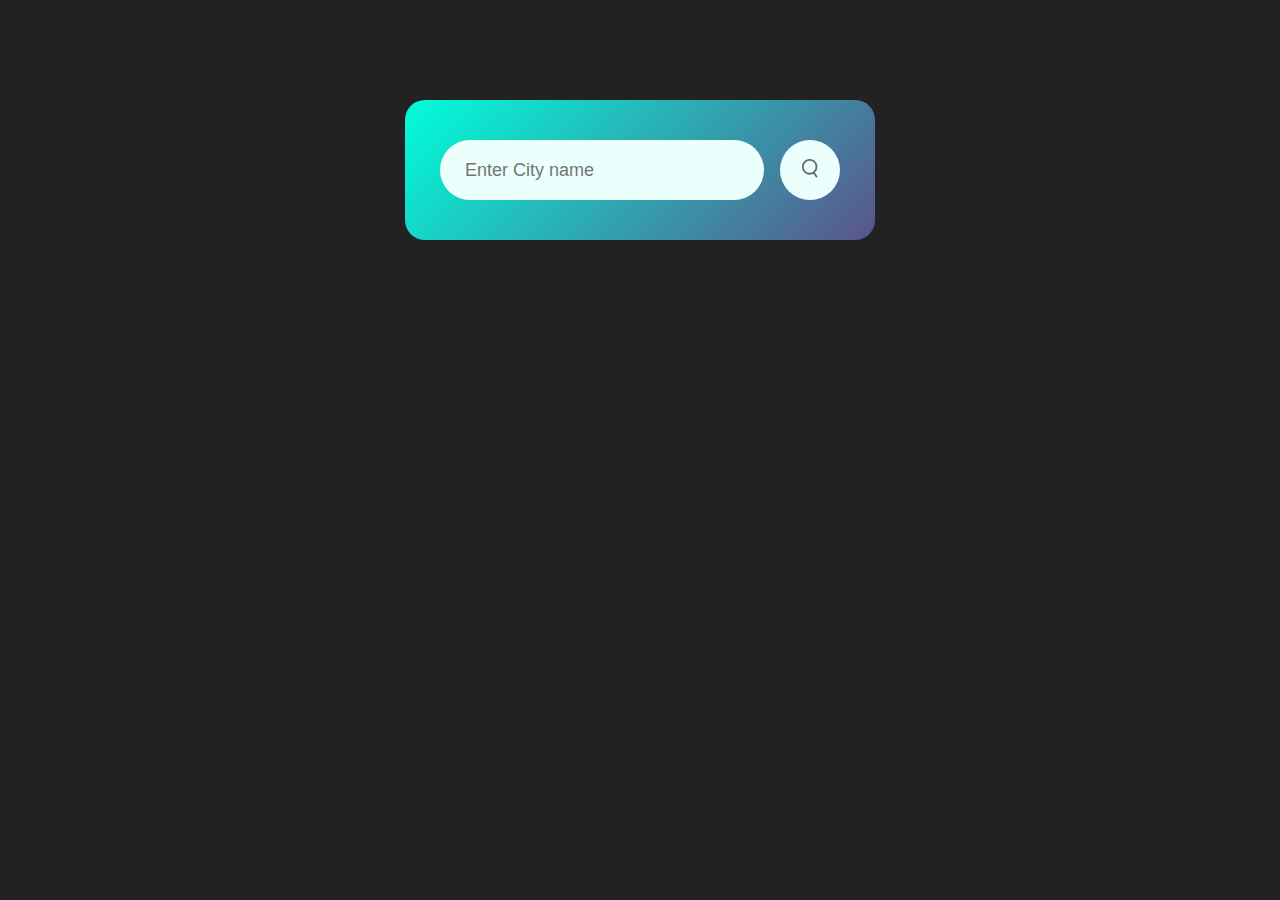
<file: weather_app/index.html>
<!DOCTYPE html>
<html lang="en">

<head>
    <meta charset="UTF-8">
    <meta name="viewport" content="width=device-width, initial-scale=1.0">
    <title>Weather App</title>
    <link rel="stylesheet" href="style.css">
</head>

<body>

    <div class="card">
        <div class="search">
            <input type="text" placeholder="Enter City name" spellcheck="false">
            <button><img src="images/search.png"></button>
        </div>
        <div class="error">
            <p>Invalid City Name</p>
        </div>
        <div class="weather">
            <img src="images/rain.png" class="weather-icon">
            <h1 class="temp">22°c</h1>
            <h2 class="city">New York</h2>
            <div class="details">
                <div class="col">
                    <img src="images/humidity.png">
                    <div>
                        <p class="humidity">50%</p>
                        <p>Humidity</p>
                    </div>
                </div>
                <div class="col">
                    <img src="images/wind.png">
                    <div>
                        <p class="wind">15 km/hr</p>
                        <p>Wind Speed</p>
                    </div>
                </div>
            </div>
        </div>
    </div>


    <script>
        const apiKey = "6617dc15d14e9fd9fff9b704f2f55033";
        const apiUrl = "https://api.openweathermap.org/data/2.5/weather?units=metric&q=";

        const searchBox = document.querySelector(".search input");
        const searchBtn = document.querySelector(".search button");
        const weatherIcon = document.querySelector(".weather-icon");

        async function checkWeather(city) {
            const response = await fetch(apiUrl + city + `&appid=${apiKey}`);

            if (response.status == 404) {
                document.querySelector(".error").style.display = "block";
                document.querySelector(".weather").style.display = "none";
            } else {

                var data = await response.json();

                document.querySelector(".city").innerHTML = data.name;
                document.querySelector(".temp").innerHTML = Math.round(data.main.temp) + "°c";
                document.querySelector(".humidity").innerHTML = data.main.humidity + "%";
                document.querySelector(".wind").innerHTML = data.wind.speed + " km/hr";

                if (data.weather[0].main == "Clouds") {
                    weatherIcon.src = "images/clouds.png"
                } else if (data.weather[0].main == "Clear") {
                    weatherIcon.src = "images/clear.png"
                } else if (data.weather[0].main == "Drizzle") {
                    weatherIcon.src = "images/drizzle.png"
                } else if (data.weather[0].main == "Rain") {
                    weatherIcon.src = "images/rain.png"
                } else if (data.weather[0].main == "Mist") {
                    weatherIcon.src = "images/mist.png"
                } else if (data.weather[0].main == "Snow") {
                    weatherIcon.src = "images/snow.png"
                }

                document.querySelector(".weather").style.display = "block";
                document.querySelector(".error").style.display = "none";

            }

        }
        searchBtn.addEventListener("click", () => {
            checkWeather(searchBox.value);
        })
    </script>

</body>

</html>
</file>
<file: food_fusion/style.css>
* {
    margin: 0;
    padding: 0;
    box-sizing: border-box;
    font-family: 'Times New Roman', Times, serif;
}

.hero {
    width: 100%;
    height: 100vh;
    padding: 20px 10%;
}

nav {
    width: 100%;
    display: flex;
    align-items: center;
    justify-content: space-between;
}

nav .logo {
    width: 150px;
    cursor: pointer;
}

nav .menu {
    width: 50px;
    cursor: pointer;
}

nav ul {
    flex: 1;
    text-align: right;
    margin-right: 150px;
}

nav ul li {
    list-style: none;
    display: inline-block;
    margin: 10px 30px;
}

nav ul li a {
    text-decoration: none;
    color: #000;
    font-weight: 700;
    position: relative;
    padding: 10px;
}

nav ul li a::before {
    content: '';
    width: 100%;
    height: 0px;
    background: #d9f688;
    position: absolute;
    z-index: -1;
    left: 0;
    bottom: -5px;
    border-bottom-left-radius: 8px;
    border-bottom-right-radius: 8px;
    transition: 0.5s;
}

nav ul li a:hover::before {
    height: 85px;
}

.row {
    display: flex;
    flex-wrap: wrap;
}

.col {
    flex-basis: 50%;
    position: relative;
}

.feature {
    width: 90%;
    margin-top: 10px;
}

.thumbnail {
    width: 280px;
    position: absolute;
    bottom: 10px;
    left: 0;
    border-radius: 8px;
    box-shadow: 5px 8px 10px rgb(0, 0, 0, 0.1);
}

.col h1 {
    margin-top: 180px;
    font-size: 40px;
    font-weight: 600;
}

.col a {
    text-decoration: none;
    padding: 18px 50px;
    border-radius: 30px;
    background: #d9f688;
    display: inline-block;
    color: #000;
    font-weight: 700;
    margin-top: 70px;
    box-shadow: 5px 8px 10px rgb(0, 0, 0, 0.1);
}
</file>
<file: Login_registration_page/style.css>
* {
    margin: 0;
    padding: 0;
    font-family: sans-serif;
}

.hero {
    height: 100%;
    width: 100%;
    background-image: linear-gradient(rgba(0, 0, 0, 0.4), rgba(0, 0, 0, 0.4)), url(banner.jpg);
    background-position: center;
    background-size: cover;
    position: absolute;
}

.form-box {
    width: 380px;
    height: 480px;
    position: relative;
    margin: 6% auto;
    background: #fff;
    padding: 5px;
    overflow: hidden;
}

.button-box {
    width: 220px;
    margin: 35px auto;
    position: relative;
    box-shadow: 0 0 20px 9px #ff61241f;
    border-radius: 30px;
}

.toggle-btn {
    padding: 10px 30px;
    cursor: pointer;
    background: transparent;
    border: 0;
    outline: none;
    position: relative;
}

#btn {
    top: 0;
    left: 0;
    position: absolute;
    width: 110px;
    height: 100%;
    background: linear-gradient(to right, #ff105f, #ffad06);
    border-radius: 30px;
    transition: 0.5s;
}

.social-icon {
    margin: 30px auto;
    text-align: center;
}

.social-icon img {
    width: 30px;
    margin: 0 12px;
    box-shadow: 0 0 20px 0 #7f7f7f3d;
    cursor: pointer;
    border-radius: 50%;
}

.input-grp {
    top: 180px;
    position: absolute;
    width: 280px;
    transition: .5s;
}

.input-field {
    width: 100%;
    padding: 10px 0;
    margin: 5px 0;
    border-top: 0;
    border-left: 0;
    border-right: 0;
    border-bottom: 1px solid #999;
    outline: none;
    background: transparent;
}

.submit-btn {
    width: 85%;
    padding: 10px 30px;
    cursor: pointer;
    display: block;
    margin: auto;
    background: linear-gradient(to right, #ff105f, #ffad06);
    border: 0;
    outline: none;
    border-radius: 30px;
}

.check-box {
    margin: 30px 10px 30px 0;
}

span {
    color: #777;
    font-size: 12px;
    bottom: 64px;
    position: absolute;
}

#login {
    left: 50px;
}

#register {
    left: 450px;
}
</file>
<file: Movie/style.css>
* {
    margin: 0;
    padding: 0;
}

body {
    background-image: linear-gradient(rgba(0, 0, 0, 0.8), rgba(0, 0, 0, 0.8)), url(images/background.png);
    background-position: center;
    background-size: cover;
}

.logo {
    width: 150px;
    margin-top: 18px;
}

.header {
    height: 10%;
}

.header-btn {
    text-decoration: none;
    border-radius: 30px;
    padding: 7px 20px;
    float: right;
    margin-top: 15px;
    color: #fff !important;
    background: #107afd;
    font-weight: 600;
}

.movie-details {
    margin: 2% 0;
}

.left-box {
    color: #fff;
    margin: 15px 0;
    padding: 20px;
}

.casting img {
    height: 40px;
    width: 40px;
    margin-right: 10px;
    cursor: pointer;
}

.left-box a {
    text-decoration: none;
    border-radius: 30px;
    padding: 7px 10px;
    margin-top: 35px;
    color: #fff !important;
    background: #107afd;
    font-weight: 600;
    display: inline-block;
    margin-right: 10px;
}

.download-btn {
    border: 1px solid #fff;
    background: transparent !important;
}

.fa {
    margin: 0 5px;
}

.jawan {
    height: 350px;
    box-shadow: -4px 4px 5px 0 #000;
}

.series h3 {
    color: #fff;
}

.series img {
    width: 85%;
    height: 150px;
    margin-top: 15px;
    box-shadow: -4px 4px 5px 0 #000;
    cursor: pointer;
    transition: 1s;
}

.series img:hover {
    transform: translateY(-10px);
}
</file>
<file: NetflixClone/style.css>
* {
    margin: 0;
    padding: 0;
    font-family: 'Poppins', sans-serif;
    box-sizing: border-box;
}

body {
    background-color: #000;
    color: #fff;
}

.header {
    width: 100%;
    height: 100vh;
    background: linear-gradient(rgba(0, 0, 0, 0.7), rgba(0, 0, 0, 0.7)), url(images/header-image.png);
    background-size: cover;
    background-position: center;
    padding: 10px 8%;
    position: relative;
}

nav {
    display: flex;
    align-items: center;
    justify-content: space-between;
    padding: 10px 0;
}

.logo {
    width: 150px;
    cursor: pointer;
}

nav button {
    border: 0;
    outline: 0;
    background: #db0001;
    color: #fff;
    padding: 7px 20px;
    font-size: 12px;
    border-radius: 4px;
    margin-left: 10px;
    cursor: pointer;
}

.language-btn {
    display: inline-flex;
    align-items: center;
    background: transparent;
    border: 1px solid #fff;
    padding: 7px 10px;
}

.language-btn img {
    width: 10px;
    margin-left: 10px;
}

.header-content {
    position: absolute;
    top: 50%;
    left: 50%;
    transform: translate(-50%, -50%);
    text-align: center;
    margin-top: 100px;
}

.header-content h1 {
    font-size: 60px;
    line-height: 70px;
    font-weight: 600;
    max-width: 650px;
}

.header-content h3 {
    font-weight: 400;
    margin-bottom: 20px;
}

.email-signup {
    background: #fff;
    display: flex;
    align-items: center;
    margin-top: 30px;
    overflow: hidden;
}

.email-signup input {
    flex: 1;
    border: 0;
    outline: 0;
    margin-left: 20px;
}

.email-signup button {
    background: #db0001;
    border: 0;
    outline: 0;
    color: #fff;
    font-size: 16px;
    cursor: pointer;
    padding: 15px 30px;
}

.faq .email-signup {
    max-width: 600px;
    margin: 20px auto 60px;
}

.faq small {
    font-size: 30px;
}


/*-----------------Features------------------- */

.features {
    padding: 50px 12%;
    font-size: 22px;
}

.row {
    display: flex;
    width: 100%;
    align-items: center;
    flex-wrap: wrap;
    padding: 50px 0;
}

.text-col,
.img-col {
    flex-basis: 50%;
    margin-bottom: 20px;
}

.img-col img {
    display: block;
    width: 90%;
    margin: auto;
}

.feature h2 {
    font-size: 50px;
    font-weight: 600;
    margin-bottom: 20px;
}


/* --------------FAQ-------------- */

.faq {
    padding: 10px 12%;
    text-align: center;
    font-size: 18px;
}

.faq h2 {
    font-weight: 500;
    font-size: 40px;
}

.accordion {
    margin: 60px auto;
    width: 100%;
    max-width: 750px;
}

.accordion li {
    list-style: none;
    width: 100%;
    padding: 5px;
}

.accordion li label {
    display: flex;
    align-items: center;
    padding: 20px;
    font-size: 18px;
    font-weight: 500;
    background: #303030;
    margin-bottom: 2px;
    cursor: pointer;
    position: relative;
}

label::after {
    content: '+';
    font-size: 34px;
    position: absolute;
    right: 20px;
    transition: transform 0.5s;
}

input[type="radio"] {
    display: none;
}

.accordion .content {
    background: #303030;
    text-align: left;
    padding: 0 20px;
    max-height: 0;
    overflow: hidden;
    transition: max-height 0.5s, padding 0.5s;
}

.accordion input[type="radio"]:checked+label+.content {
    max-height: 600px;
    padding: 30px 20px;
}

.accordion input[type="radio"]:checked+label::after {
    transform: rotate(135deg);
}


/* -----------footer----------- */

.footer {
    padding: 50px 15% 10px;
    border-top: 6px solid #333;
    color: #777;
}

.footer h2 {
    font-size: 18px;
    font-weight: 400;
    margin-bottom: 30px;
}

.footer .col {
    flex-basis: 25%;
    flex-grow: 1;
    margin-bottom: 20px;
}

.footer .col a {
    display: block;
    text-decoration: none;
    color: #777;
    font-size: 14px;
    margin-bottom: 10px;
}

.footer .row {
    align-items: flex-start;
    padding: 10px 0;
}

.footer .language-btn {
    color: #fff;
    padding: 10px 20px;
    border-radius: 3px;
}

.copyright-text {
    font-size: 14px;
    margin-top: 20px;
    margin-bottom: 10px;
}


/* ----Media Query for all small screens */

@media only screen and (max-width: 600px) {
    .logo {
        width: 100px;
    }
    nav button {
        padding: 5px 10px;
    }
    nav .language-btn {
        padding: 4px 8px;
    }
    .header-content {
        position: unset;
        transform: none;
        padding-top: 150px;
    }
    .header-content h1 {
        font-size: 30px;
    }
    .email-signup button {
        font-size: 12px;
        padding: 10px 15px;
    }
    .text-col,
    .img-col {
        flex-basis: 100%;
    }
    .feature h2 {
        font-size: 30px;
    }
    .feature p {
        font-size: 15px;
    }
    .row:nth-child(2),
    .row:nth-child(4) {
        flex-direction: column-reverse;
    }
    .feature .row {
        padding: 10px 0;
    }
    .faq h2 {
        font-size: 20px;
    }
    .accordion .content {
        font-size: 14px;
    }
    .accordion li label {
        padding: 10px;
        font-size: 14px;
    }
    label::after {
        font-size: 22px;
    }
}
</file>
<file: portfolio/style.css>
* {
    margin: 0;
    padding: 0;
    font-family: sans-serif;
}

html {
    scroll-behavior: smooth;
}

body {
    background-color: #080808;
    color: #ffff;
}

#header {
    width: 100%;
    height: 100vh;
    background-image: url(images/background.png);
    background-size: cover;
    background-position: center;
}

.container {
    padding: 10px 10%;
}

nav {
    display: flex;
    align-items: center;
    justify-content: space-between;
    flex-wrap: wrap;
}

.logo {
    width: 140px;
}

nav ul li {
    display: inline-block;
    list-style: none;
    margin: 10px 20px;
}

nav ul li a {
    color: #ffff;
    text-decoration: none;
    font-size: 18px;
    position: relative;
}

nav ul li a::after {
    content: '';
    width: 0;
    height: 3px;
    background: #ff004f;
    position: absolute;
    left: 0;
    bottom: -6px;
    transition: 0.5s;
}

nav ul li a:hover::after {
    width: 100%;
}

.header-text {
    margin-top: 20%;
    font-size: 30px;
}

.header-text h1 {
    font-size: 60px;
    margin-top: 20px;
}

.header-text h1 span {
    color: #ff004f;
}


/* -----------------about-------------- */

#about {
    padding: 80px 0;
    color: #ababab;
}

.row {
    display: flex;
    justify-content: space-between;
    flex-wrap: wrap;
}

.about-col-1 {
    flex-basis: 35%;
}

.about-col-1 img {
    width: 100%;
    border-radius: 15px;
}

.about-col-2 {
    flex-basis: 60%;
}

.sub-title {
    font-size: 60px;
    font-weight: 600;
    color: #ffff;
}

.tab-titles {
    display: flex;
    margin: 20px 0 40px;
}

.tab-links {
    margin-right: 50px;
    font-size: 18px;
    font-weight: 500;
    cursor: pointer;
    position: relative;
}

.tab-links::after {
    content: '';
    width: 0;
    height: 3px;
    background: #ff004f;
    position: absolute;
    left: 0;
    bottom: -8px;
    transition: 0.5s;
}

.tab-links.active-link::after {
    width: 50%;
}

.tab-contents ul li {
    list-style: none;
    margin: 10px 0;
}

.tab-contents ul li span {
    color: #b54769;
    font-size: 14px;
}

.tab-contents {
    display: none;
}

.tab-contents.active-tab {
    display: block;
}


/* ----------------Services--------------- */

#services {
    padding: 30px 0;
}

.services-list {
    display: grid;
    grid-template-columns: repeat(auto-fit, minmax(250px, 1fr));
    grid-gap: 40px;
    margin-top: 50px;
}

.services-list div {
    background: #262626;
    padding: 40px;
    font-size: 13px;
    font-weight: 300;
    border-radius: 10px;
    transition: background 0.5s, transform 0.5s;
}

.services-list div i {
    font-size: 50px;
    margin-bottom: 30px;
}

.services-list div h2 {
    font-size: 30px;
    font-weight: 500;
    margin-bottom: 15px;
}

.services-list div a {
    text-decoration: none;
    color: #ffff;
    font-size: 12px;
    margin-top: 20px;
    display: inline-block;
}

.services-list div:hover {
    background: #ff004f;
    transform: translateY(-10px);
}


/* ------------Portfolio-------------  */

#portfolio {
    padding: 50px 0;
}

.work-list {
    display: grid;
    grid-template-columns: repeat(auto-fit, minmax(250px, 1fr));
    grid-gap: 40px;
    margin-top: 50px;
}

.work {
    border-radius: 10px;
    position: relative;
    overflow: hidden;
}

.work img {
    width: 100%;
    border-radius: 10px;
    display: block;
    transition: transform 0.5s;
}

.layer {
    width: 100%;
    height: 0;
    background: linear-gradient(rgba(0, 0, 0, 0.6), #ff004f);
    border-radius: 10px;
    position: absolute;
    left: 0;
    bottom: 0;
    overflow: hidden;
    display: flex;
    align-content: center;
    justify-content: center;
    flex-direction: column;
    padding: 0 40px;
    text-align: center;
    font-size: 14px;
    transition: height 0.5s;
}

.layer h3 {
    font-weight: 500;
    margin-bottom: 20px;
}

.layer a {
    text-decoration: none;
    margin-top: 20px;
    color: #ff004f;
    font-size: 18px;
    line-height: 60px;
    background: #ffff;
    width: 60px;
    height: 60px;
    border-radius: 50%;
    align-self: center;
}

.work:hover img {
    transform: scale(1.1);
}

.work:hover .layer {
    height: 100%;
    padding: 40px 0;
}

.btn {
    display: block;
    margin: 50px auto;
    width: fit-content;
    border: 1px solid #ff004f;
    padding: 14px 50px;
    border-radius: 6px;
    text-decoration: none;
    color: #ffff;
    transition: background 0.5s;
}

.btn:hover {
    background: #ff004f;
}


/* ---------------Conatct----------------- */

.contact-left {
    flex-basis: 35%;
}

.contact-right {
    flex-basis: 60%;
}

.contact-left p {
    margin-top: 30px;
}

.contact-left p i {
    color: #ff004f;
    margin-right: 15px;
    font-size: 25px;
}

.social-icons {
    margin-top: 30px;
}

.social-icons a {
    text-decoration: none;
    font-size: 30px;
    margin-right: 15px;
    color: #ababab;
    display: inline-block;
    transition: transform 0.5s;
}

.social-icons a:hover {
    color: #ff004f;
    transform: translateY(-5px);
}

.btn.btn2 {
    display: inline-block;
    background: #ff004f;
}

.contact-right form {
    width: 100%;
}

form input,
form textarea {
    width: 100%;
    border: 0;
    outline: none;
    background: #262626;
    padding: 15px;
    margin: 15px 0;
    color: #ffff;
    font-size: 18px;
    border-radius: 6px;
}

form .btn2 {
    padding: 14px 60px;
    font-size: 18px;
    margin-top: 20px;
    cursor: pointer;
}

.copyright {
    width: 100%;
    text-align: center;
    padding: 25px 0;
    background: #262626;
    font-weight: 300;
    margin-top: 20px;
}

.copyright i {
    color: #ff004f;
}


/* -------------CSS for small screens------------ */

nav .fa-regular,
nav .fa-solid {
    display: none;
}

@media only screen and (max-width: 600px) {
    #header {
        background-image: url(images/phone-background.png);
    }
    .header-text {
        margin-top: 100%;
        font-size: 16px;
    }
    .header-text h1 {
        font-size: 30px;
    }
    nav .fa-regular,
    nav .fa-solid {
        display: block;
        font-size: 25px;
    }
    nav ul {
        background: #ff004f;
        position: fixed;
        top: 0;
        right: -200px;
        width: 200px;
        height: 100vh;
        padding-top: 50px;
        transition: right 0.5s;
    }
    nav ul li {
        display: block;
        margin: 25px;
    }
    nav .fa-regular {
        position: absolute;
        top: 25px;
        left: 25px;
        cursor: pointer;
    }
    .sub-title {
        font-size: 40px;
    }
    .about-col-1,
    .about-col-2 {
        flex-basis: 100%;
    }
    .about-col-1 {
        margin-bottom: 30px;
    }
    .about-col-2 {
        font-size: 14px;
    }
    .tab-links {
        font-size: 16px;
        margin-right: 20px;
    }
    .contact-left,
    .contact-right {
        flex-basis: 100%;
        margin-right: 20px;
    }
    .copyright {
        font-size: 14px;
    }
}
</file>
<file: signup-signin/style.css>
body {
    margin: 0;
    padding: 0;
    justify-content: center;
    display: flex;
    align-items: center;
    min-height: 100vh;
    font-family: 'Times New Roman', Times, serif;
    background: linear-gradient(to bottom, #0f0c29, #302b63, #24243e);
}

.main {
    width: 350px;
    height: 500px;
    background: red;
    overflow: hidden;
    background: url("1.jpg") no-repeat center / cover;
    border-radius: 10px;
    box-shadow: 5px 20px 50px #000;
}

#chk {
    display: none;
}

.signup {
    position: relative;
    height: 100%;
    width: 100%;
}

label {
    color: #fff;
    font-size: 2.3em;
    display: flex;
    justify-content: center;
    margin: 60px;
    font-weight: bold;
    cursor: pointer;
    transition: 0.5s ease-in-out;
}

input {
    width: 60%;
    height: 20px;
    background: #e0dede;
    justify-content: center;
    display: flex;
    margin: 20px auto;
    padding: 10px;
    border: none;
    outline: none;
    border-radius: 5px;
}

button {
    width: 60%;
    height: 40px;
    margin: 10px auto;
    justify-content: center;
    display: block;
    color: #fff;
    background: #573b8a;
    font-size: 1em;
    font-weight: bold;
    margin-top: 20px;
    outline: none;
    border: none;
    border-radius: 5px;
    transition: .2s ease-in;
    cursor: pointer;
}

button:hover {
    background: #6d44b8;
}

.login {
    height: 460px;
    background: #eee;
    border-radius: 60% / 10%;
    transform: translateY(-180px);
    transition: .8s ease-in-out;
}

.login label {
    color: #573b8a;
    transform: scale(.6);
}

#chk:checked~.login {
    transform: translateY(-500px);
}

#chk:checked~.login label {
    transform: scale(1);
}

#chk:checked~.signup label {
    transform: scale(.6);
}
</file>
<file: Spotify-Clone/style.css>
body {
    font-family: 'Montserrat', sans-serif;
    margin: 0;
    background-color: black;
    color: white;
    overflow: hidden;
}

.main {
    display: flex;
    height: 100vh;
    padding: 0.5rem;
}

.sidebar {
    background-color: black;
    width: 340px;
    border-radius: 1rem;
    margin-right: 0.5rem;
}

.main-content {
    background-color: #121212;
    flex: 1;
    border-radius: 1rem;
    overflow: auto;
    padding: 0 1.5rem 0 1.5rem;
}

a {
    text-decoration: none;
    color: #fff;
}

.nav {
    background-color: #121212;
    border-radius: 1rem;
    display: flex;
    flex-direction: column;
    justify-content: center;
    height: 100px;
    padding: 0.5rem 0.75rem;
}

.nav-option {
    line-height: 2.5rem;
    opacity: 0.7;
    padding: 0.5rem 0.75rem;
}

.nav-option:hover {
    opacity: 1;
}

.nav-option i {
    font-size: 1.25rem;
}

.nav-option a {
    font-size: 1rem;
    padding: 1rem;
}

.library {
    background-color: #121212;
    border-radius: 1rem;
    height: 100%;
    margin-top: 0.75rem;
    padding: 0.5rem 0.75rem;
}

.options {
    display: flex;
    justify-content: space-between;
    align-items: center;
    padding: 0.5rem 0.75rem;
}

.lib-option img {
    height: 1.25rem;
    width: 1.25rem;
    opacity: 0.7;
}

.lib-option a {
    padding: 1rem;
    font-size: 1rem;
    opacity: 0.9;
}

.icons {
    font-size: 1.25rem;
    display: flex;
}

.icons i {
    opacity: 0.7;
    margin-left: 1rem;
}

.icons i:hover {
    opacity: 1;
}

.box {
    background-color: #232323;
    height: 8rem;
    border-radius: 0.75rem;
    margin: 0.75rem 0 1.75rem 0;
    padding: 0.75rem 1rem;
}

.box-p1 {
    font-size: 1rem;
    font-weight: 500;
}

.box-p2 {
    font-size: 0.85rem;
    opacity: 0.9;
}

.badge {
    background-color: #fff;
    border: none;
    border-radius: 100px;
    padding: 0.25rem 1rem;
    font-weight: 700;
    height: 2rem;
    margin-top: 0.5rem;
    width: fit-content;
}

.dark-badge {
    background-color: #000;
    color: #fff;
}

.sticky-nav {
    position: sticky;
    top: 0;
    background-color: #121212;
    display: flex;
    justify-content: space-between;
    align-items: center;
    padding: 1rem 0 1rem 0;
    z-index: 10;
}

.sticky-nav-icons img {
    border-radius: 50%;
    background-color: black;
    height: 1.2rem;
    width: 1.2rem;
    padding: 0.3rem;
}

.sticky-nav-icons {
    margin-left: 0.75rem;
}

.sticky-nav-options {
    display: flex;
    justify-content: center;
    align-items: center;
}

.nav-item {
    margin-right: 1.5rem;
}

@media (max-width:1000px) {
    .hide {
        display: none;
    }
}

.card {
    background-color: #232323;
    width: 150px;
    border-radius: 0.5rem;
    padding: 1rem;
    margin-left: 1.5rem;
    margin-top: 1rem;
}

.card-container {
    display: flex;
    flex-wrap: wrap;
}

.card-img {
    width: 100%;
    border-radius: 0.5rem;
}

.card-title {
    font-weight: 600;
}

.card-info {
    font-size: 0.85rem;
    opacity: 0.8;
}

.footer {
    height: 300px;
    display: flex;
    align-items: center;
    justify-content: center;
}

.line {
    width: 90%;
    height: 50%;
    border-top: 1px solid white;
    opacity: 0.4;
}

.music-player {
    background-color: black;
    display: flex;
    justify-content: space-between;
    align-items: center;
    position: fixed;
    bottom: 0;
    width: 100%;
    height: 72px;
}

.album {
    width: 25%;
    margin: 1rem;
    color: #fff;
    display: flex;
}

.album img {
    width: 3rem;
    height: 3rem;
    border-radius: 0.5rem;
    margin-right: 0.5rem;
}

.song-title {
    font-size: 0.75rem;
    margin-top: 0.5rem;
    margin-bottom: 0;
    font-weight: 500;
}

.song-info {
    font-size: 0.6rem;
    margin-top: 0.3rem;
    opacity: 0.9;
}

.music-name {
    margin-left: 0.5rem;
}

.song-icon {
    display: flex;
    width: 3rem;
    height: 3rem;
    align-items: center;
    margin-left: 1rem;
}

.song-icon i {
    width: 1rem;
    height: 1rem;
    margin-left: 0.75rem;
}

.player-main {
    width: 50%;
}

.player-control-icon:hover {
    opacity: 1;
}

.player-controls {
    display: flex;
    justify-content: center;
    align-items: center;
}

.player-control-icon {
    height: 1rem;
    margin-right: 0.5rem;
    opacity: 0.7;
}

.player-bar {
    display: flex;
    justify-content: center;
    align-items: center;
}

.progress-bar {
    width: 70%;
    appearance: none;
    background-color: transparent;
    cursor: pointer;
}

.progress-bar::-webkit-slider-runnable-track {
    background-color: #ddd;
    border-radius: 100px;
    height: 0.2rem;
}

.progress-bar::-webkit-slider-thumb {
    appearance: none;
    height: 1rem;
    width: 1rem;
    background-color: #1bd760;
    border-radius: 50%;
    margin-top: -6px;
}

.player-icon {
    width: 25%;
    display: flex;
    justify-content: space-evenly;
    align-items: center;
}
</file>
<file: weather_app/style.css>
* {
    margin: 0;
    padding: 0;
    font-family: sans-serif;
    box-sizing: border-box;
}

body {
    background: #222;
}

.card {
    width: 90%;
    max-width: 470px;
    background: linear-gradient(135deg, #00feda, #5b548a);
    color: #fff;
    margin: 100px auto 0;
    border-radius: 20px;
    padding: 40px 35px;
    text-align: center;
}

.search {
    width: 100%;
    display: flex;
    align-items: center;
    justify-content: space-between;
}

.search input {
    border: 0;
    outline: 0;
    background: #ebfffc;
    color: #555;
    padding: 10px 25px;
    height: 60px;
    border-radius: 30px;
    flex: 1;
    margin-right: 16px;
    font-size: 18px;
}

.search button {
    border: 0;
    outline: 0;
    background: #ebfffc;
    border-radius: 50%;
    width: 60px;
    height: 60px;
    cursor: pointer;
}

.search button img {
    width: 16px;
}

.weather-icon {
    width: 170px;
    margin-top: 30px;
}

.weather h1 {
    font-size: 80px;
    font-weight: 500;
}

.weather h2 {
    font-size: 45px;
    font-weight: 400;
    margin-top: -10px;
}

.details {
    display: flex;
    align-items: center;
    justify-content: space-between;
    padding: 0 20px;
    margin-top: 50px;
}

.col {
    display: flex;
    align-items: center;
    text-align: left;
}

.col img {
    width: 40px;
    margin-right: 10px;
}

.humidity,
wind {
    font-size: 28px;
    margin-top: -6px;
}

.weather {
    display: none;
}

.error {
    text-align: left;
    margin-left: 10px;
    font-size: 14px;
    margin-top: 10px;
    display: none;
}
</file>
